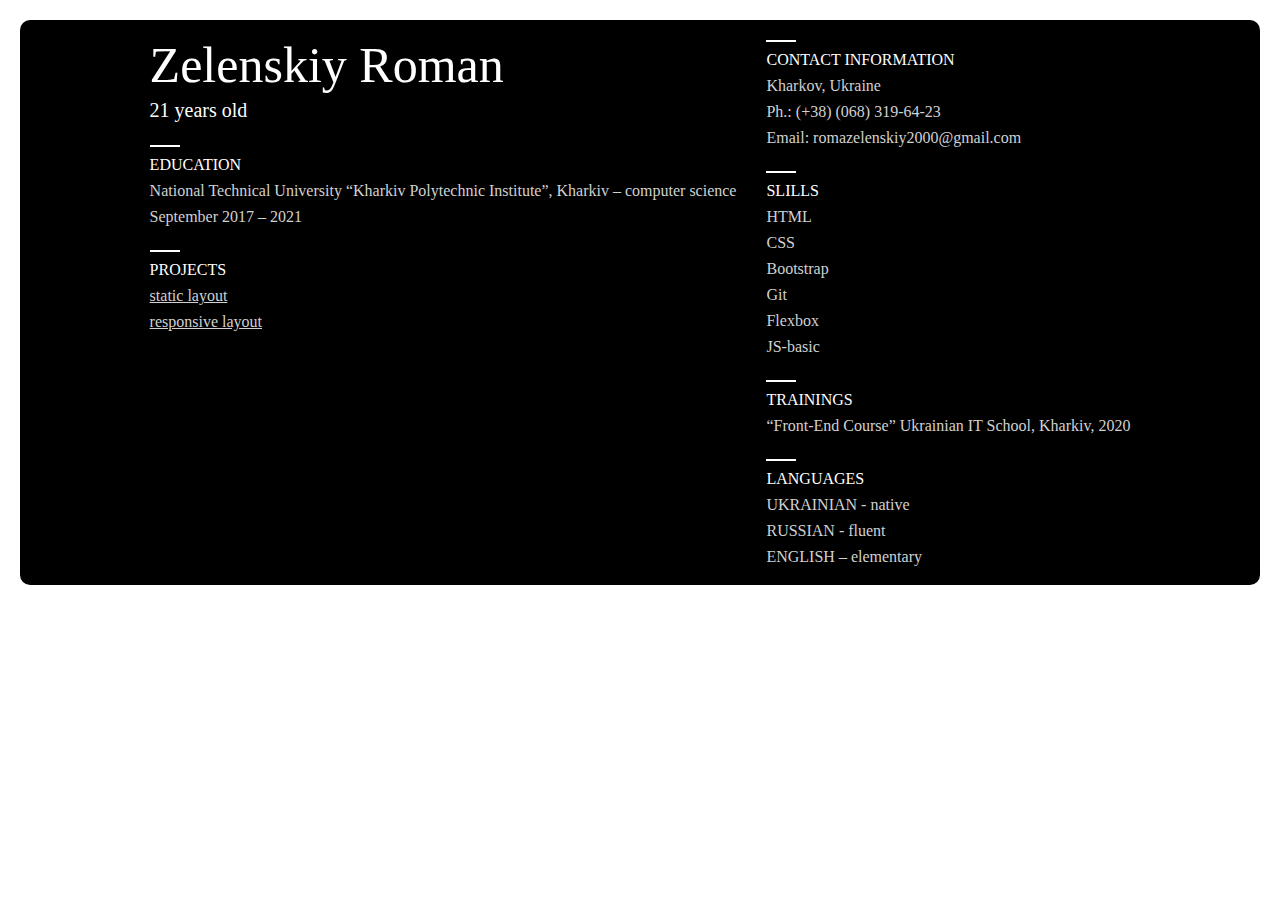
<file: index.html>
<!DOCTYPE html>
<html lang="en">
<head>
  <meta charset="UTF-8">
  <meta http-equiv="X-UA-Compatible" content="IE=edge">
  <meta name="viewport" content="width=device-width, initial-scale=1.0">
  <link rel="stylesheet" href="style.css">
  <title>Document</title>
</head>
<body>
  <div class="wrapper">
    <div class="box_left">
      <div class="name">
        <span>Zelenskiy Roman</span>
        <p>21 years old</p>
      </div>
      <div class="education">
        <h3>education</h3>
        <p>National Technical University “Kharkiv Polytechnic Institute”, Kharkiv – computer science</p>
        <p>September 2017 – 2021</p>
      </div>
      <div class="projects">
        <h3>projects </h3>
        <a href="layout/index.html">static layout</a>
        <a href="Leader_NRG_Ukraine/index.html">responsive layout</a>
      </div>
    </div>
    <div class="box_right">
      <div class="contact_information">
        <h3>contact information</h3>
        <p>Kharkov, Ukraine</p>
        <p>Ph.: (+38) (068) 319-64-23</p>
        <p>Email: romazelenskiy2000@gmail.com</p>
      </div>
      <div class="slills">
        <h3>slills</h3>
        <p>HTML</p>
        <p>CSS</p>
        <p>Bootstrap</p>
        <p>Git</p>
        <p>Flexbox</p>
        <p>JS-basic</p>
      </div>
      <div class="trainings">
        <h3>trainings</h3>
        <p>“Front-End Course” Ukrainian IT School, Kharkiv, 2020</p>
      </div>
      <div class="languages">
        <h3>languages</h3>
        <p>UKRAINIAN - native</p>
        <p>RUSSIAN - fluent</p>
        <p>ENGLISH – elementary</p>
      </div>
    </div>
  </div>
</body>
</html>
</file>
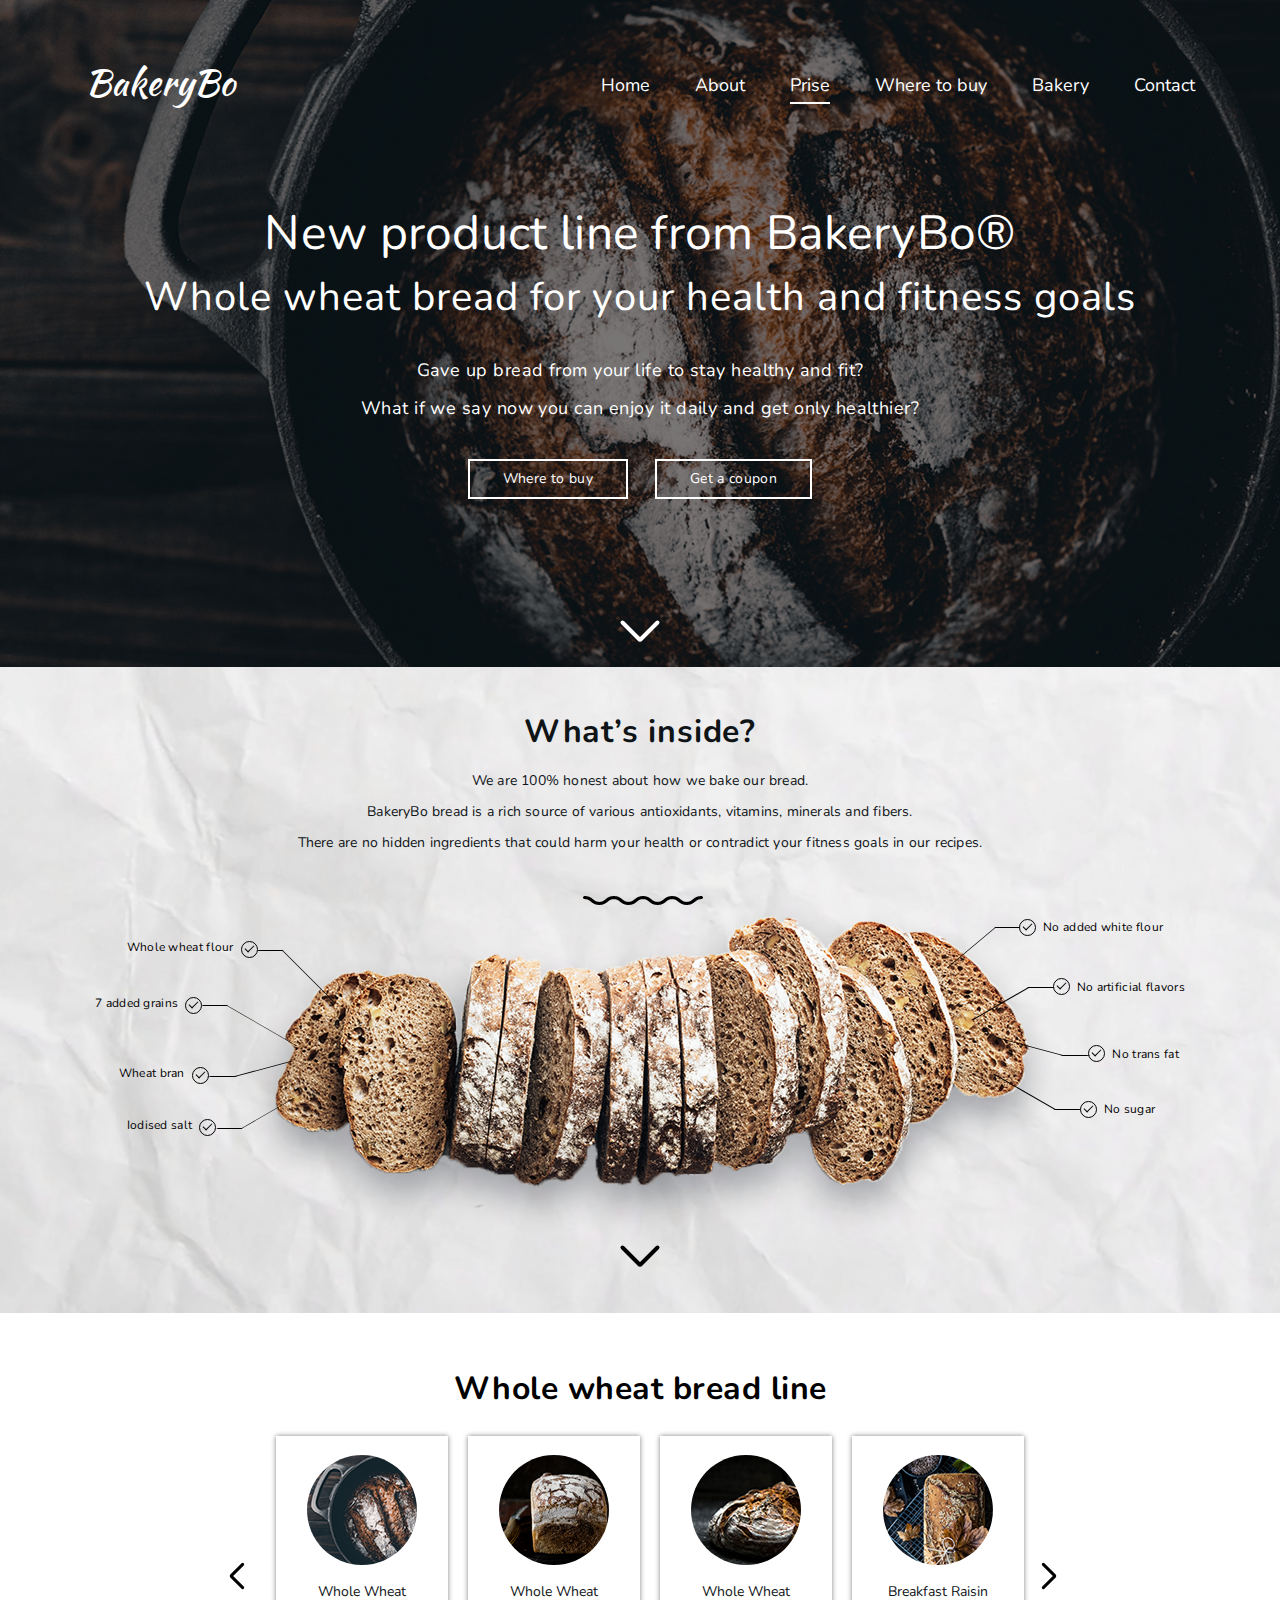
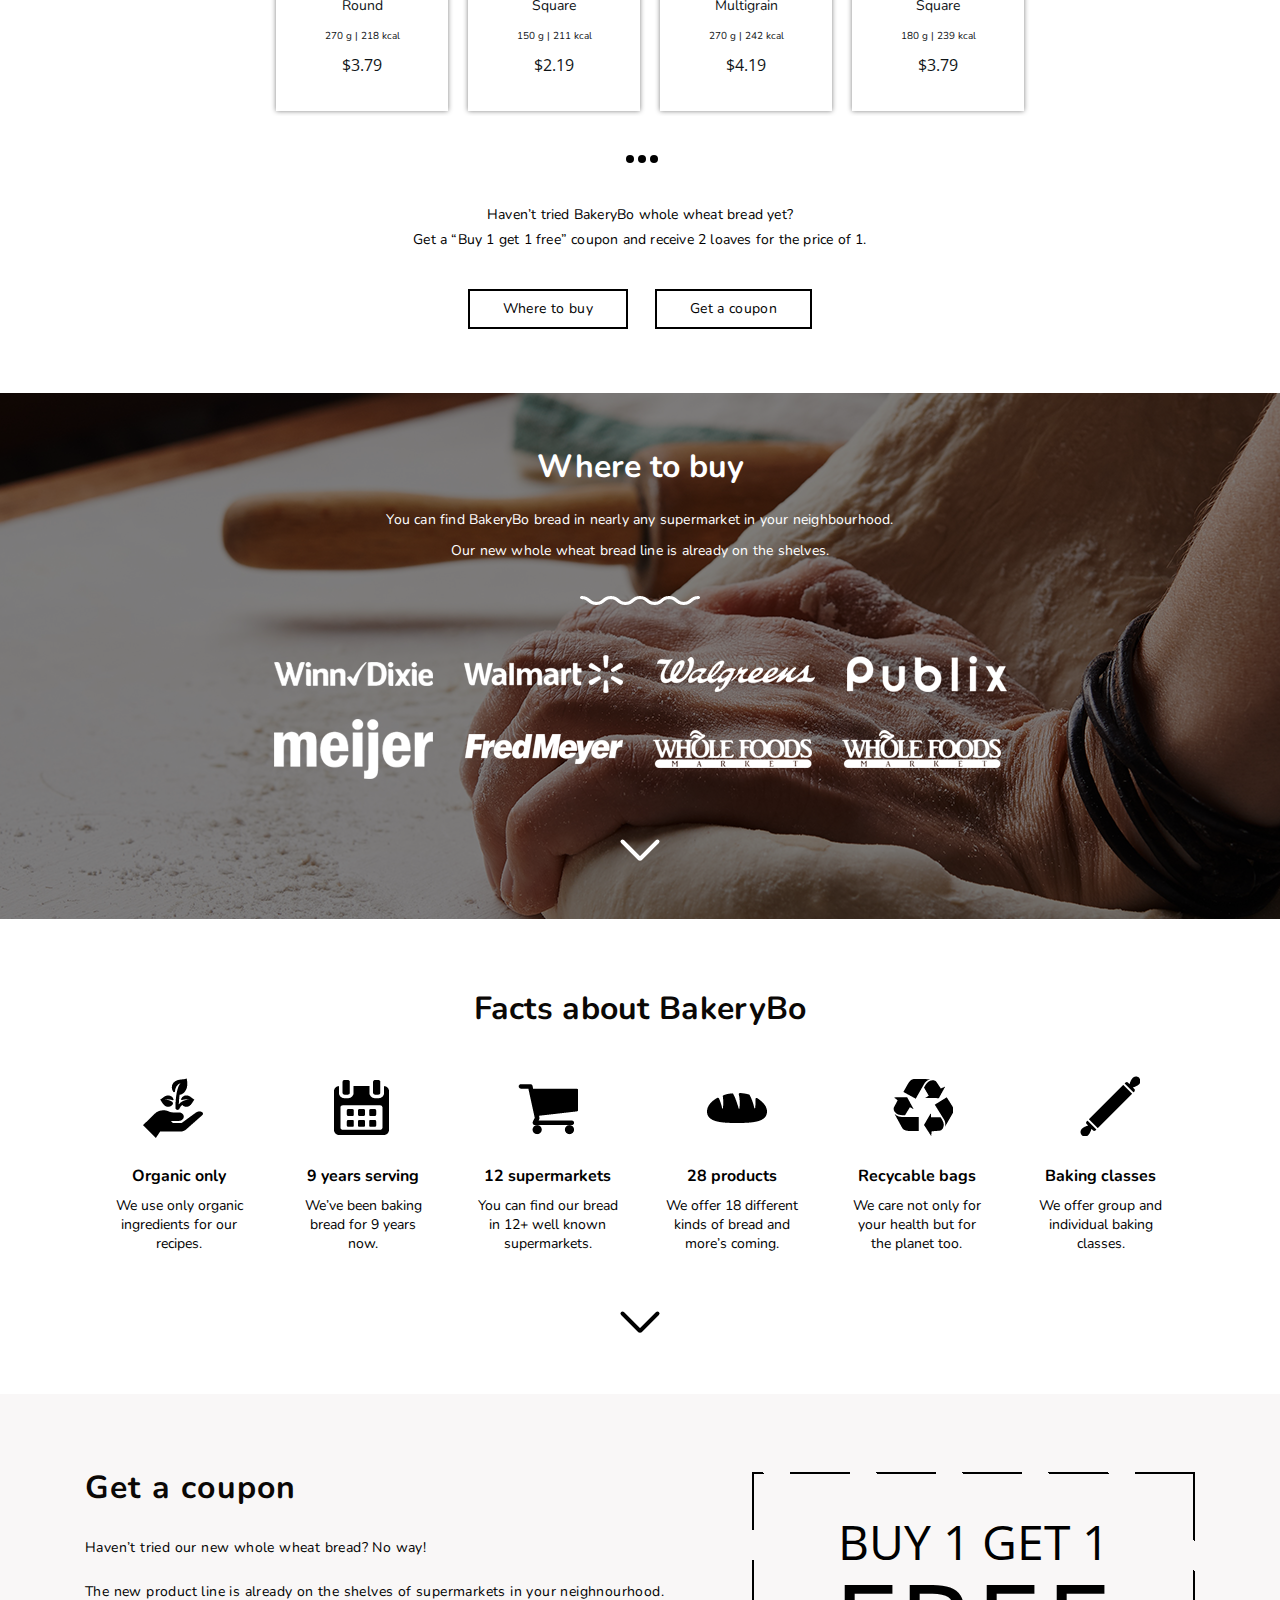
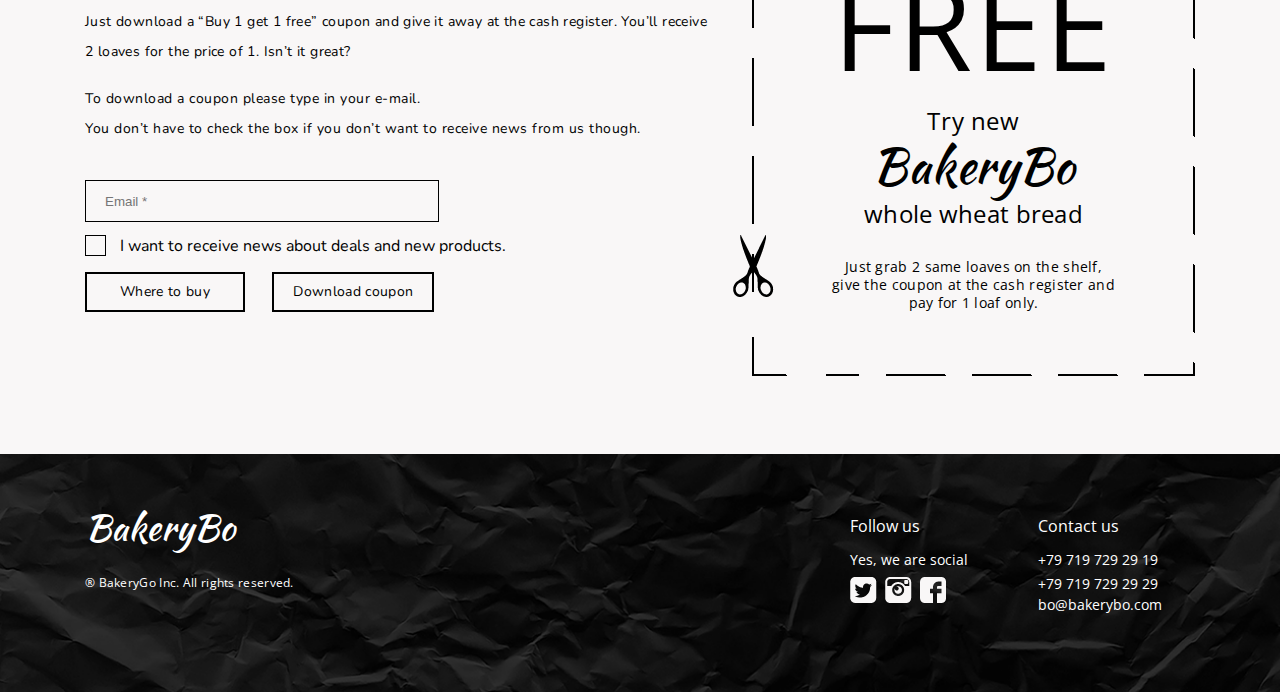
<file: layout/index.html>
<!DOCTYPE html>
<html lang="en">
<head>
    <link rel="stylesheet" href="style.css">
    <meta charset="UTF-8">
    <meta name="viewport" content="width=device-width", initial-scale=1.0>
    <title>Prices</title>
</head>
<body>
    <div class="main_content">
        <div class="contentbox">
            <header class="clearfix">
                <H1>BakeryBo</H1>
                <nav>
                    <ul class="main_menu">
                        <li><a href="#">Home</a></li>
                        <li><a href="#">About</a></li>
                        <li class="active"><a href="#">Prise</a></li>
                        <li><a href="#">Where to buy</a></li>
                        <li><a href="#">Bakery</a></li>
                        <li><a href="#">Contact</a></li>
                    </ul>
                </nav>
            </header>
            <div class="info_box">
                <h2>New product line from BakeryBo®</h2>
                <h2>Whole wheat bread for your health and fitness goals</h2>
                <p>Gave up bread from your life to stay healthy and fit?</p>
                <p>What if we say now you can enjoy it daily and get only healthier?</p>
            </div>   
            <ul class="menu_cupon">
                <li><a href="#">Where to buy</a></li>
                <li><a href="#">Get a coupon</a></li>
            </ul>
            <div class="linkto_insidebaguette">
                <a href="#link"></a>
            </div>
        </div>
    </div>
    <div class="wrap" id="link">   
        <div class="inside_baguette">
            <div>
                <h2>What’s inside?</h2>
                <p>We are 100% honest about how we bake our bread.</p>
                <p>BakeryBo bread is a rich source of various antioxidants, vitamins, minerals and fibers.</p>
                <p>There are no hidden ingredients that could harm your health or contradict your fitness goals in our recipes. </p>
            </div>
            <div class="baguette_composition">
                <img src="picture/Baget_Pic.png" alt="bread">
                <div class="line01"><p>Whole wheat flour</p>
                    <div></div>
                </div>
                <div class="line02"><p>7 added grains</p>
                    <div></div>
                </div>
                <div class="line03"><p>Iodised salt </p>
                    <div></div>
                </div>
                <div class="line04"><p>Wheat bran</p>
                    <div></div>
                </div>
                <div class="line05">
                    <div></div>
                    <p>No trans fat</p>
                </div>
                <div class="line06">
                    <div></div>
                    <p>No sugar</p>
                </div>
                <div class="line07">
                    <div></div>
                    <p>No artificial flavors</p>
                </div>
                <div class="line08">
                    <div></div>
                    <p>No added white flour</p>
                </div>
            </div>
            <div class="linkto_breadproduction">
                <a href="#link2"></a>
            </div>
        </div>
    </div>
    <div class="bread_production" id="link2">
        <h2>Whole wheat bread line</h2>
        <div class="slider">
            <ul class="prices_menu">
                <li><a href="#"></a>
                    <img src="picture/WholeWheatRound.png" alt="Whole Wheat Round">
                   <p> Whole Wheat</p>
                   <p>Round</p>
                   <p>270 g | 218 kcal</p>
                   <p>$3.79</p>
                </li>
                <li><a href="#"></a>
                    <img src="picture/WholeWheatSquare.png" alt="Whole Wheat Square">
                    <p> Whole Wheat</p>
                    <p>Square</p>
                    <p>150 g | 211 kcal</p>
                    <p>$2.19</p></li>
                <li><a href="#"></a>
                    <img src="picture/WholeWheatMultigrain.png" alt="Whole Wheat Multigrain">
                    <p>Whole Wheat</p>
                    <p>Multigrain</p>
                    <p>270 g | 242 kcal</p>
                    <p>$4.19</p></li>
                <li><a href="#"></a>
                    <img src="picture/BreakfastRaisinSquare.png" alt="Breakfast Raisin Square">
                    <p>Breakfast Raisin</p>
                    <p>Square</p>
                    <p>180 g | 239 kcal</p>
                    <p>$3.79</p></li>
            </ul>
                <a class="slider_arrow_l" href="#"></a>
                <a class="slider_arrow_r" href="#"></a>
        </div>
        <ul class="switcher">
            <li><a href="#"></a></li>
            <li><a href="#"></a></li>
            <li><a href="#"></a></li>
        </ul>
        <div class="text_sale">
            <p>Haven’t tried BakeryBo whole wheat bread yet?</p>
            <p>Get a “Buy 1 get 1 free” coupon and receive 2 loaves for the price of 1.</p>
        </div>
        <ul class="menu_cupon">
            <li><a href="#">Where to buy</a></li>
            <li><a href="#">Get a coupon</a></li>
        </ul>
    </div>
    <div class="section">
        <div class="buy_bread">
            <div class="section_text">
             <h2>Where to buy</h2>
                <p>You can find BakeryBo bread in nearly any supermarket in your neighbourhood.</p>
                <p>Our new whole wheat bread line is already on the shelves.</p>
            </div>
            <ul class="list_shop">
                <li><a href="#"></a></li>
                <li><a href="#"></a></li>
                <li><a href="#"></a></li>
                <li><a href="#"></a></li>
                <li><a href="#"></a></li>
                <li><a href="#"></a></li>
                <li><a href="#"></a></li>
                <li><a href="#"></a></li>
            </ul>
            <div class="linktofact">
                <a href="#1"></a>
            </div>
        </div>
    </div>
    <div class="wrap_to_fact" id="1">
        <h2>Facts about BakeryBo</h2>
        <ul class="list_facts">
            <li>
                <h3>Organic only</h3>
                <p>We use only organic</p>
                <p>ingredients for our</p> 
                <p> recipes.</p>
            </li>
            <li>
                <h3>9 years serving</h3>
                <p>We’ve been baking</p>
                    <p> bread for 9 years </p> 
                    <p> now.</p>
            </li>
            <li>
                <h3>12 supermarkets</h3>
                <p>You can find our bread </p> 
                   <p> in 12+ well known</p>
                   <p>  supermarkets.</p>
            </li>
            <li>
                <h3>28 products</h3>
                <p>We offer 18 different</p>
                   <p> kinds of bread and</p>
                   <p>  more’s coming.</p>
            </li>
            <li>
                <h3>Recycable bags</h3>
                <p>We care not only for</p> 
                   <p> your health but for </p> 
                   <p> the planet too.</p>
            </li>
            <li>
                <h3>Baking classes</h3>
                <p>We offer group and</p>
                   <p> individual baking </p> 
                  <p>  classes.</p>
            </li>
        </ul>
        <div class="linktofooter">
            <a href="#2"></a>
        </div>
    </div>
    <div class="last_section" id="2">
        <div class="wrap_content">
            <div class="lastsection_content">
                <h2>Get a coupon</h2>
                <p>Haven’t tried our new whole wheat bread? No way!</p>
                <p>The new product line is already on the shelves of supermarkets in your neighnourhood. </p>
                <p>Just download a “Buy 1 get 1 free” coupon and give it away at the cash register. You’ll receive</p>
                <p>2 loaves for the price of 1. Isn’t it great?</p>
                <p>To download a coupon please type in your e-mail.</p>
                <p>You don’t have to check the box if you don’t want to receive news from us though.</p>
                <form class="checkbox_email" action="#">
                <p>
                <input type="email" placeholder="Email *">
                </p>
                <p  class="subscribe">
                <input id="somecheck" type="checkbox">
                <label for="somecheck">
                I want to receive news about deals and new products.
                </label>
                </p>
                </form>
                <ul class="menu_cupon">
                    <li><a href="#">Where to buy</a></li>
                    <li><a href="#">Download coupon</a></li>
                </ul>
            </div>
            <div class="lastsection_coupon">
                <p>buy 1 get 1</p>
                <p>free</p>
                <p>Try new</p>
                <p>BakeryBo</p>
                <p>whole wheat bread</p>
                <p>Just grab 2 same loaves on the shelf, give the coupon at the cash register and pay for 1 loaf only.</p>
            </div>
        </div>
    </div>
    <footer>
        <div>
            <div class="title_footer">
            <h1>BakeryBo</h1>
            <p>® BakeryGo Inc. All rights reserved.</p>
            </div>
            <div class="info_footer">
                <div class="follow">
                    <h4>Follow us</h4>
                    <p>Yes, we are social</p>
                    <ul class="socmenu">
                        <li class="twitter"><a href="#"></a></li>
                        <li class="instagram"><a href="#"></a></li>
                        <li class="facebook"><a href="#"></a></li>
                    </ul>
                </div>
                <div>
                    <h4>Contact us</h4>
                    <p><a href="#">+79 719 729 29 19</a></p>
                    <p><a href="#">+79 719 729 29 29</a></p>
                    <p><a href="#">bo@bakerybo.com</a></p>
                </div>
            </div>
        </div>
    </footer>
</body>
</html>
</file>
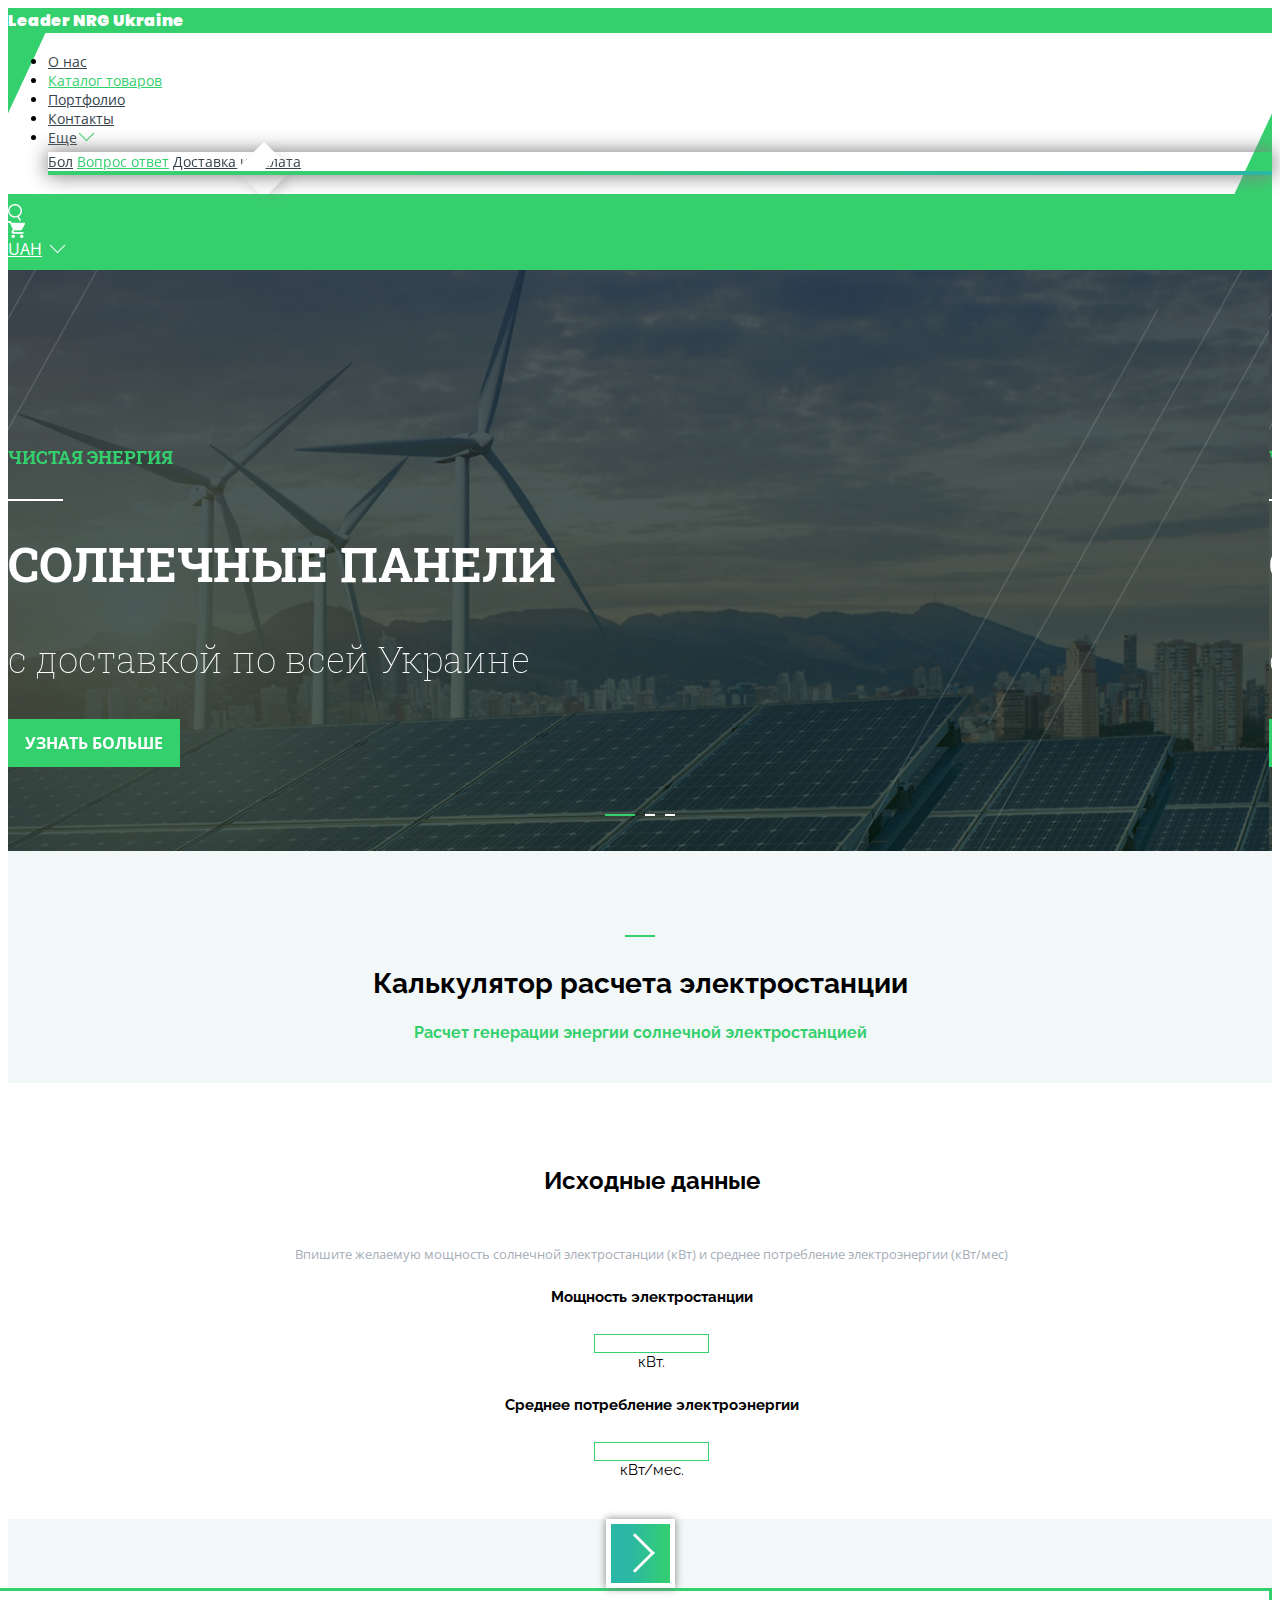
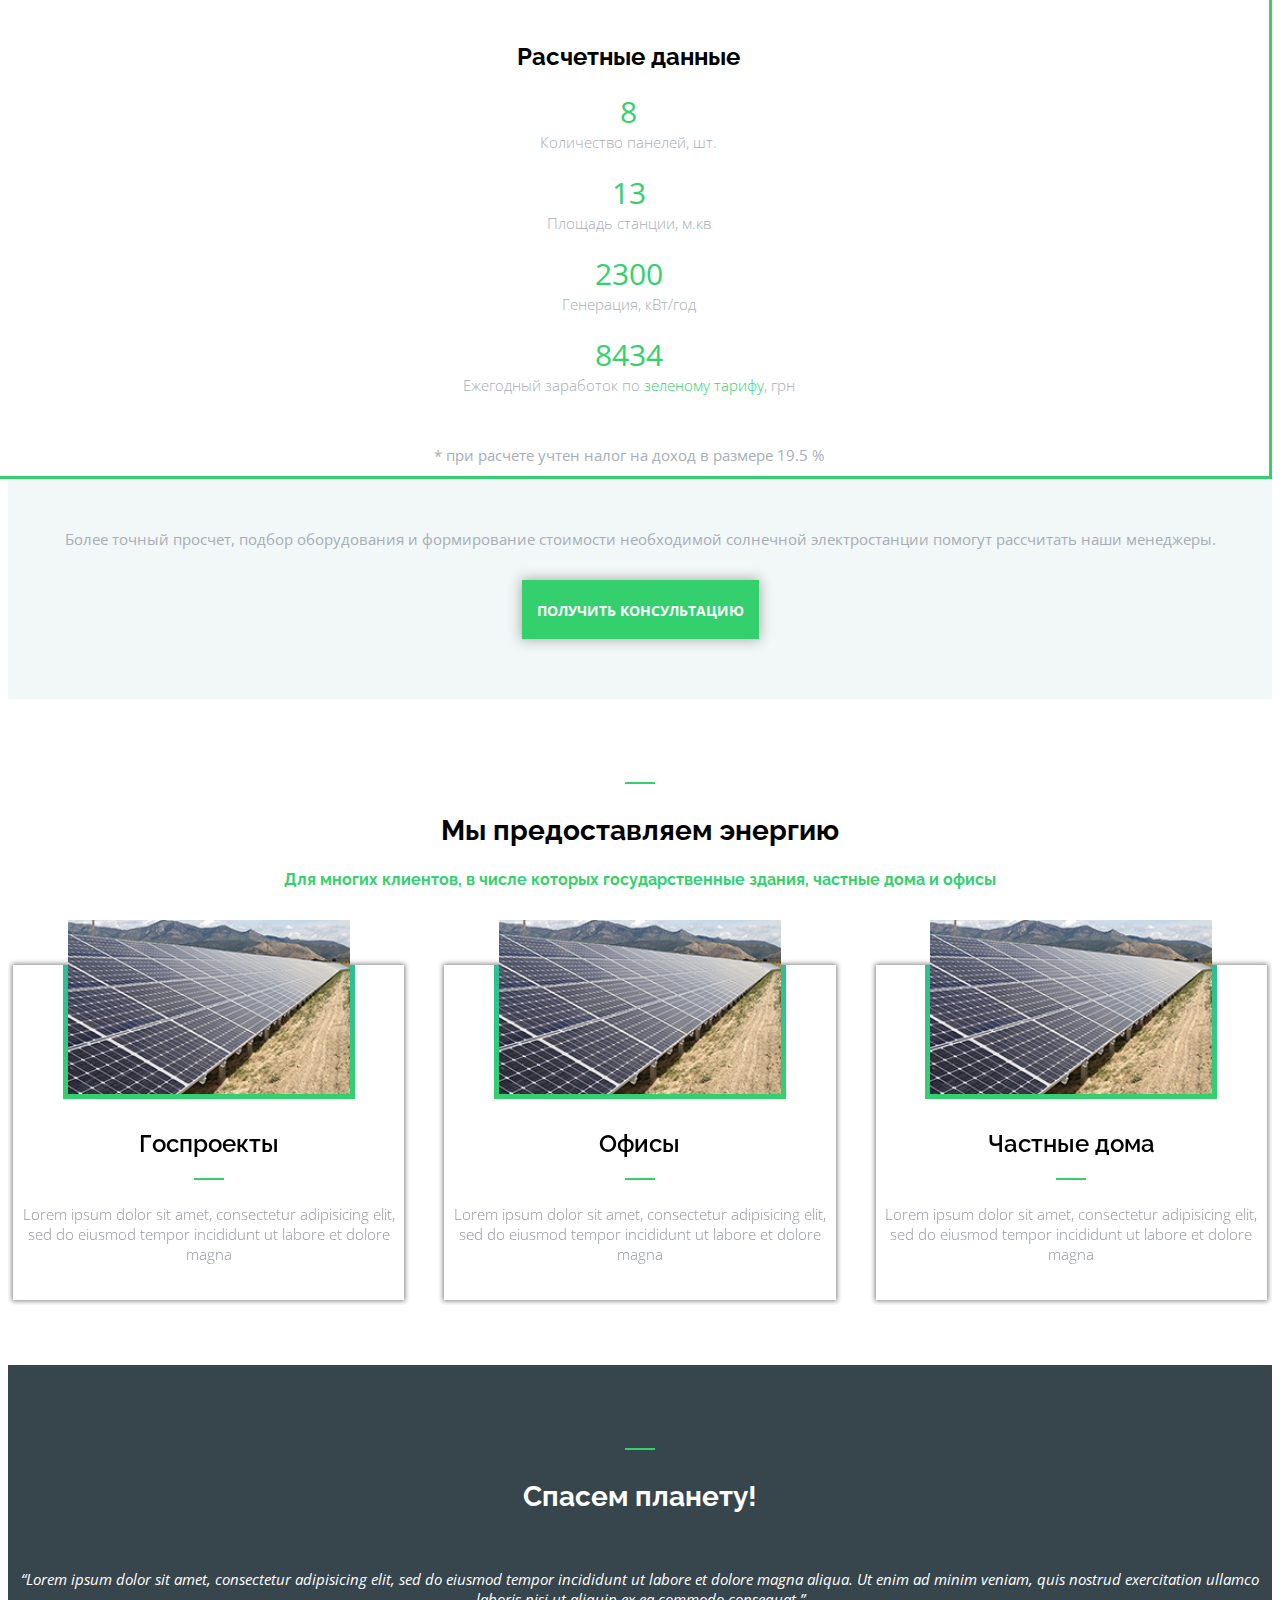
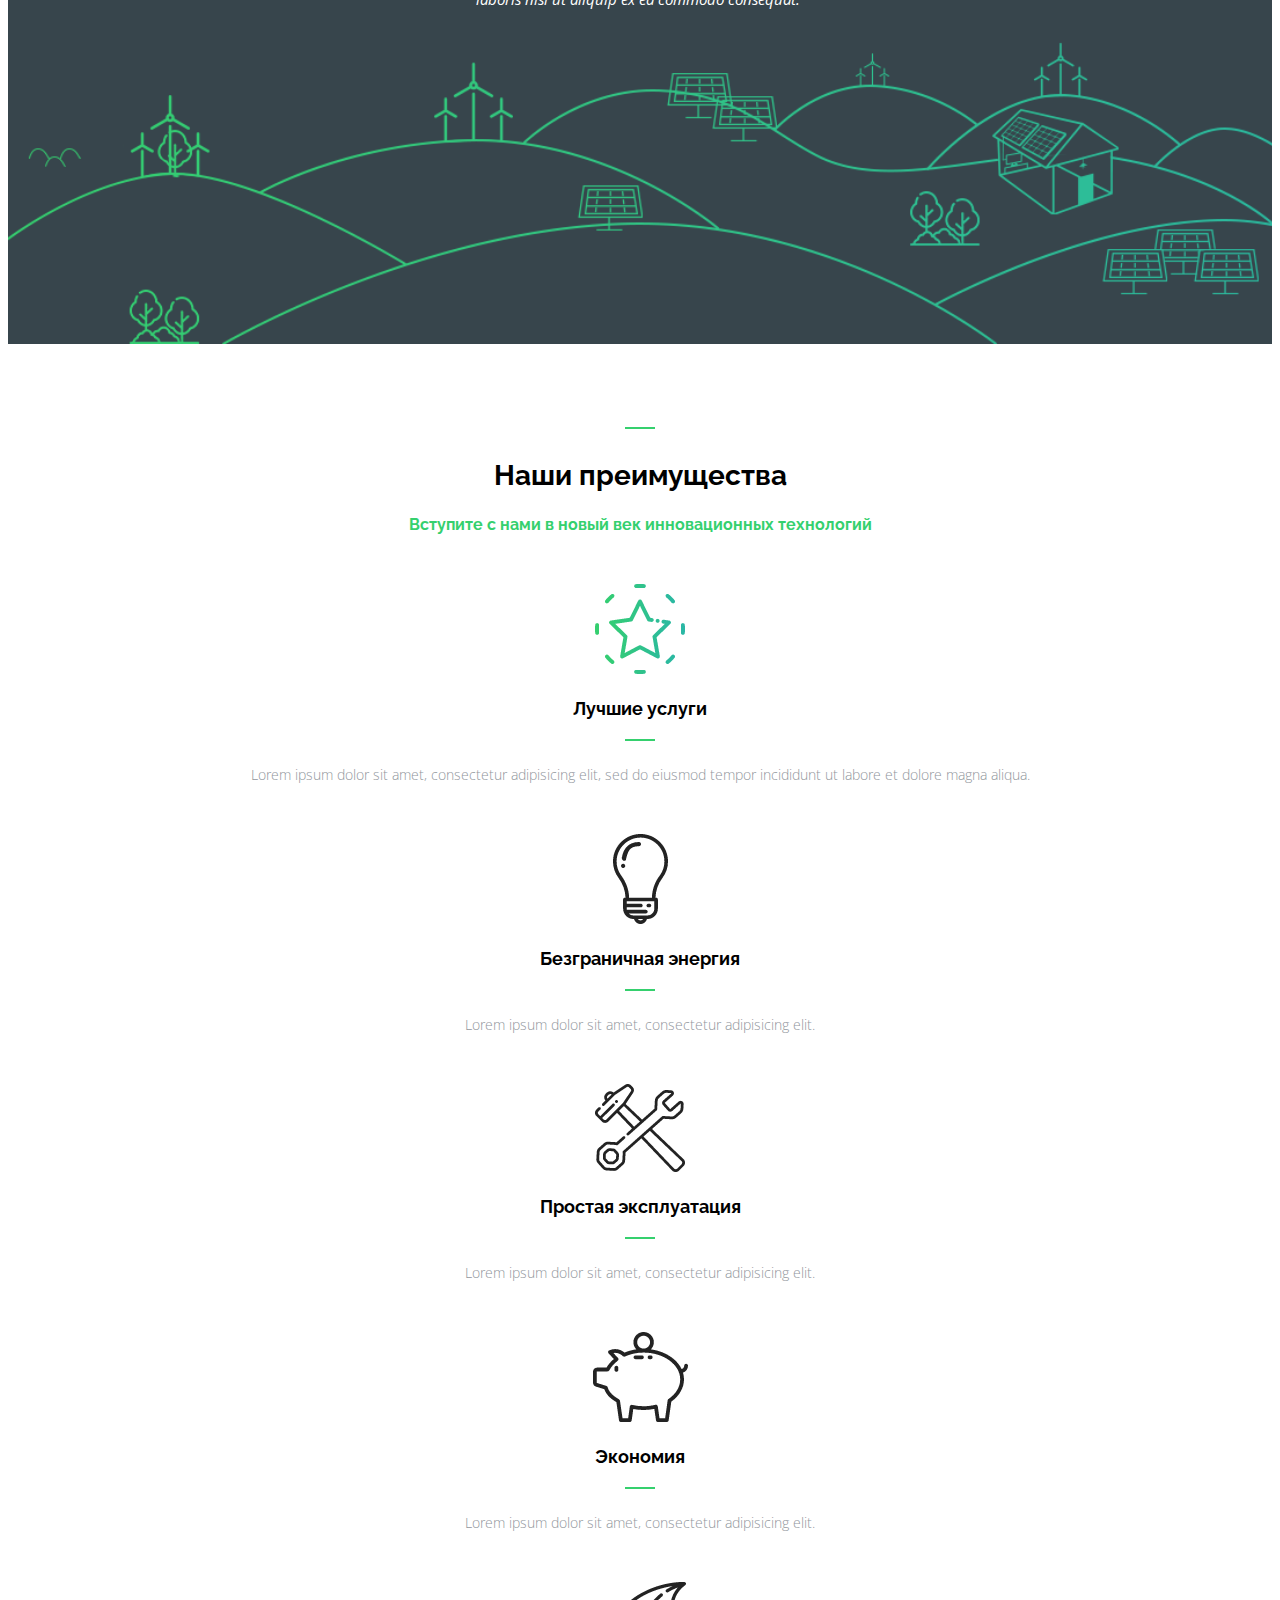
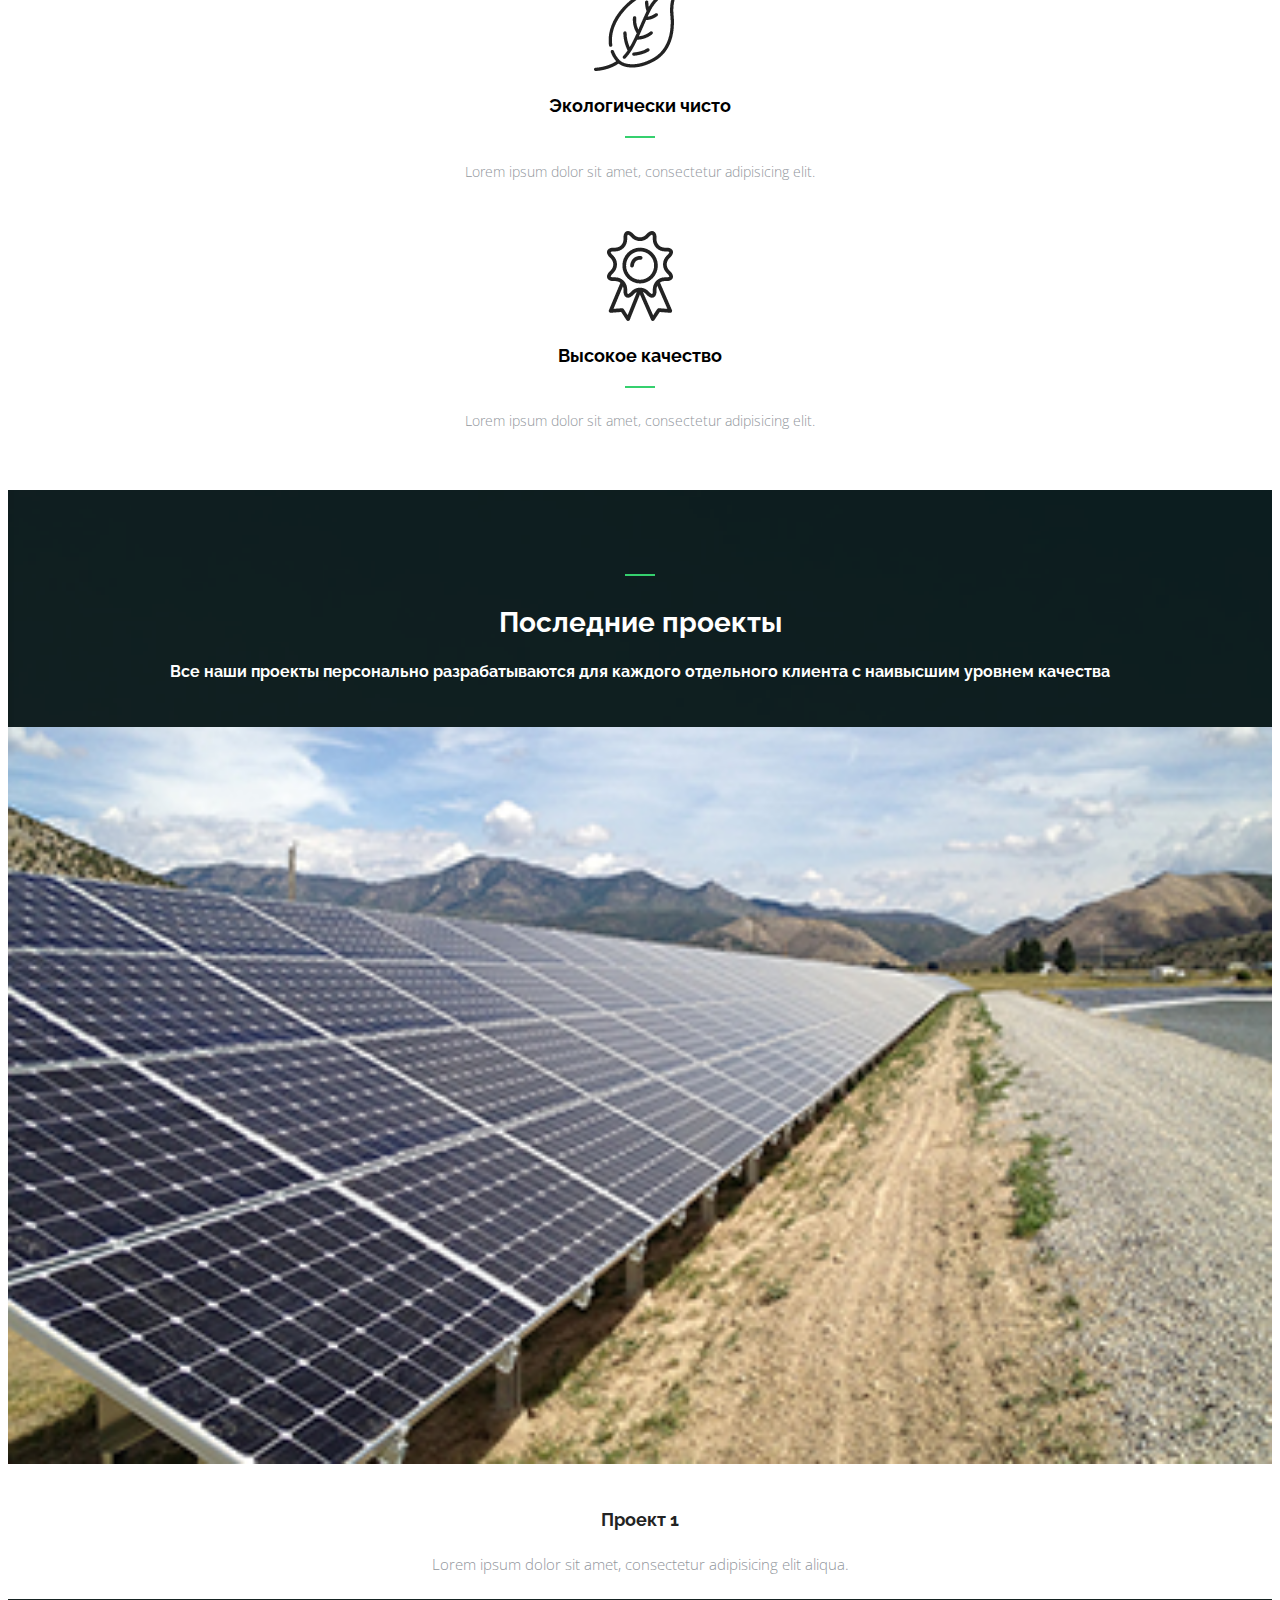
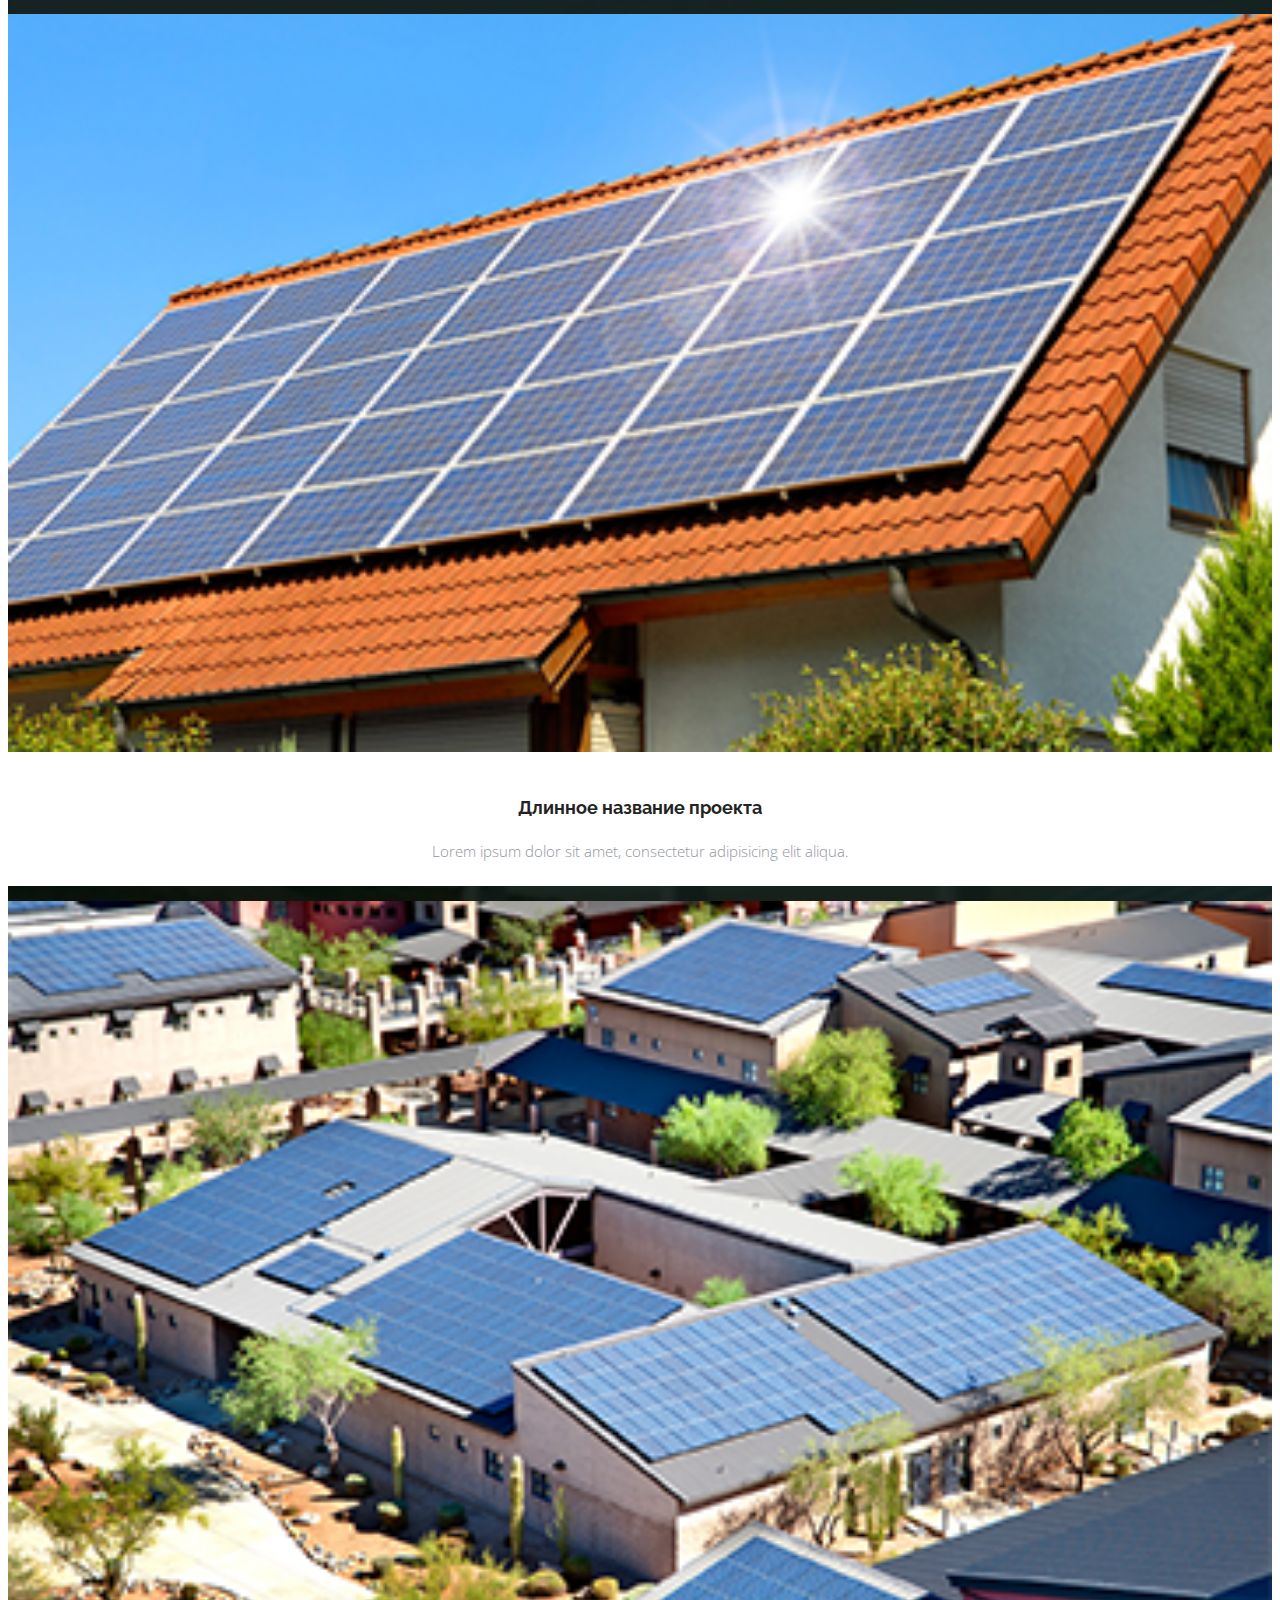
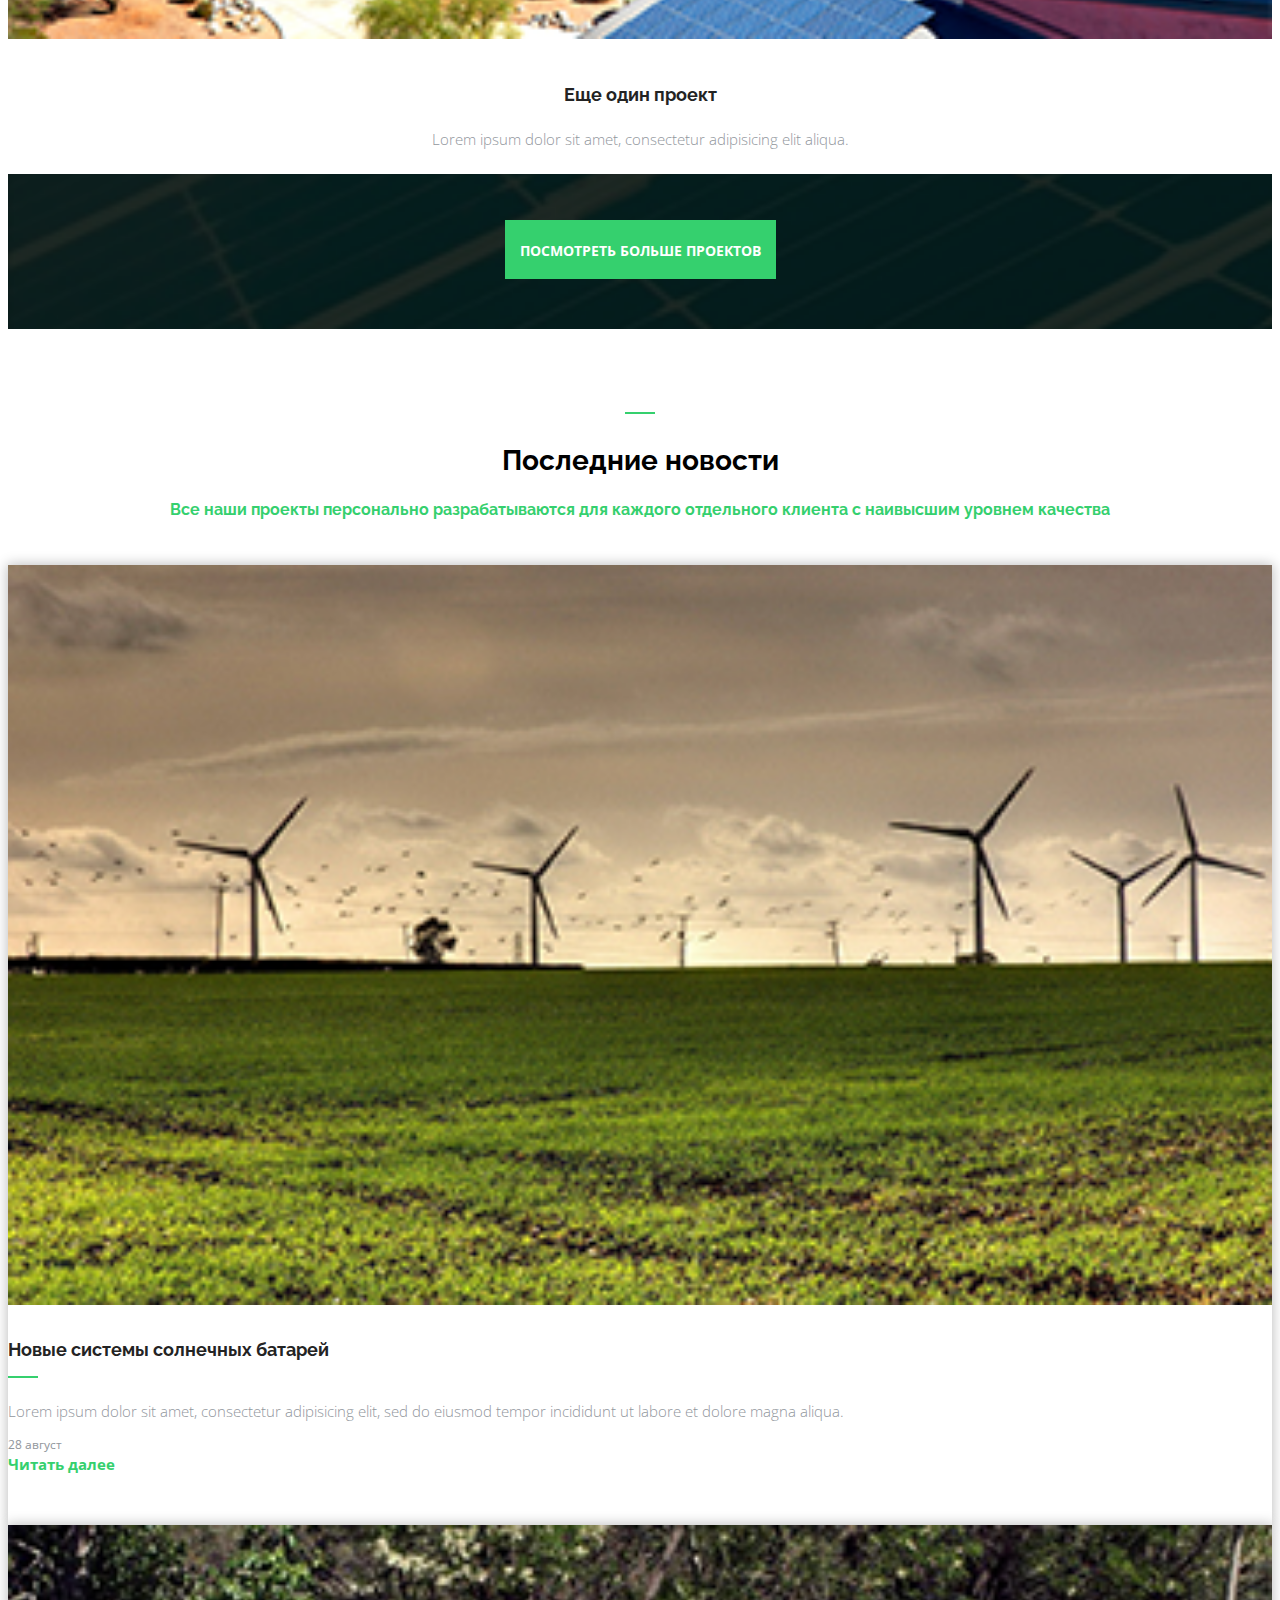
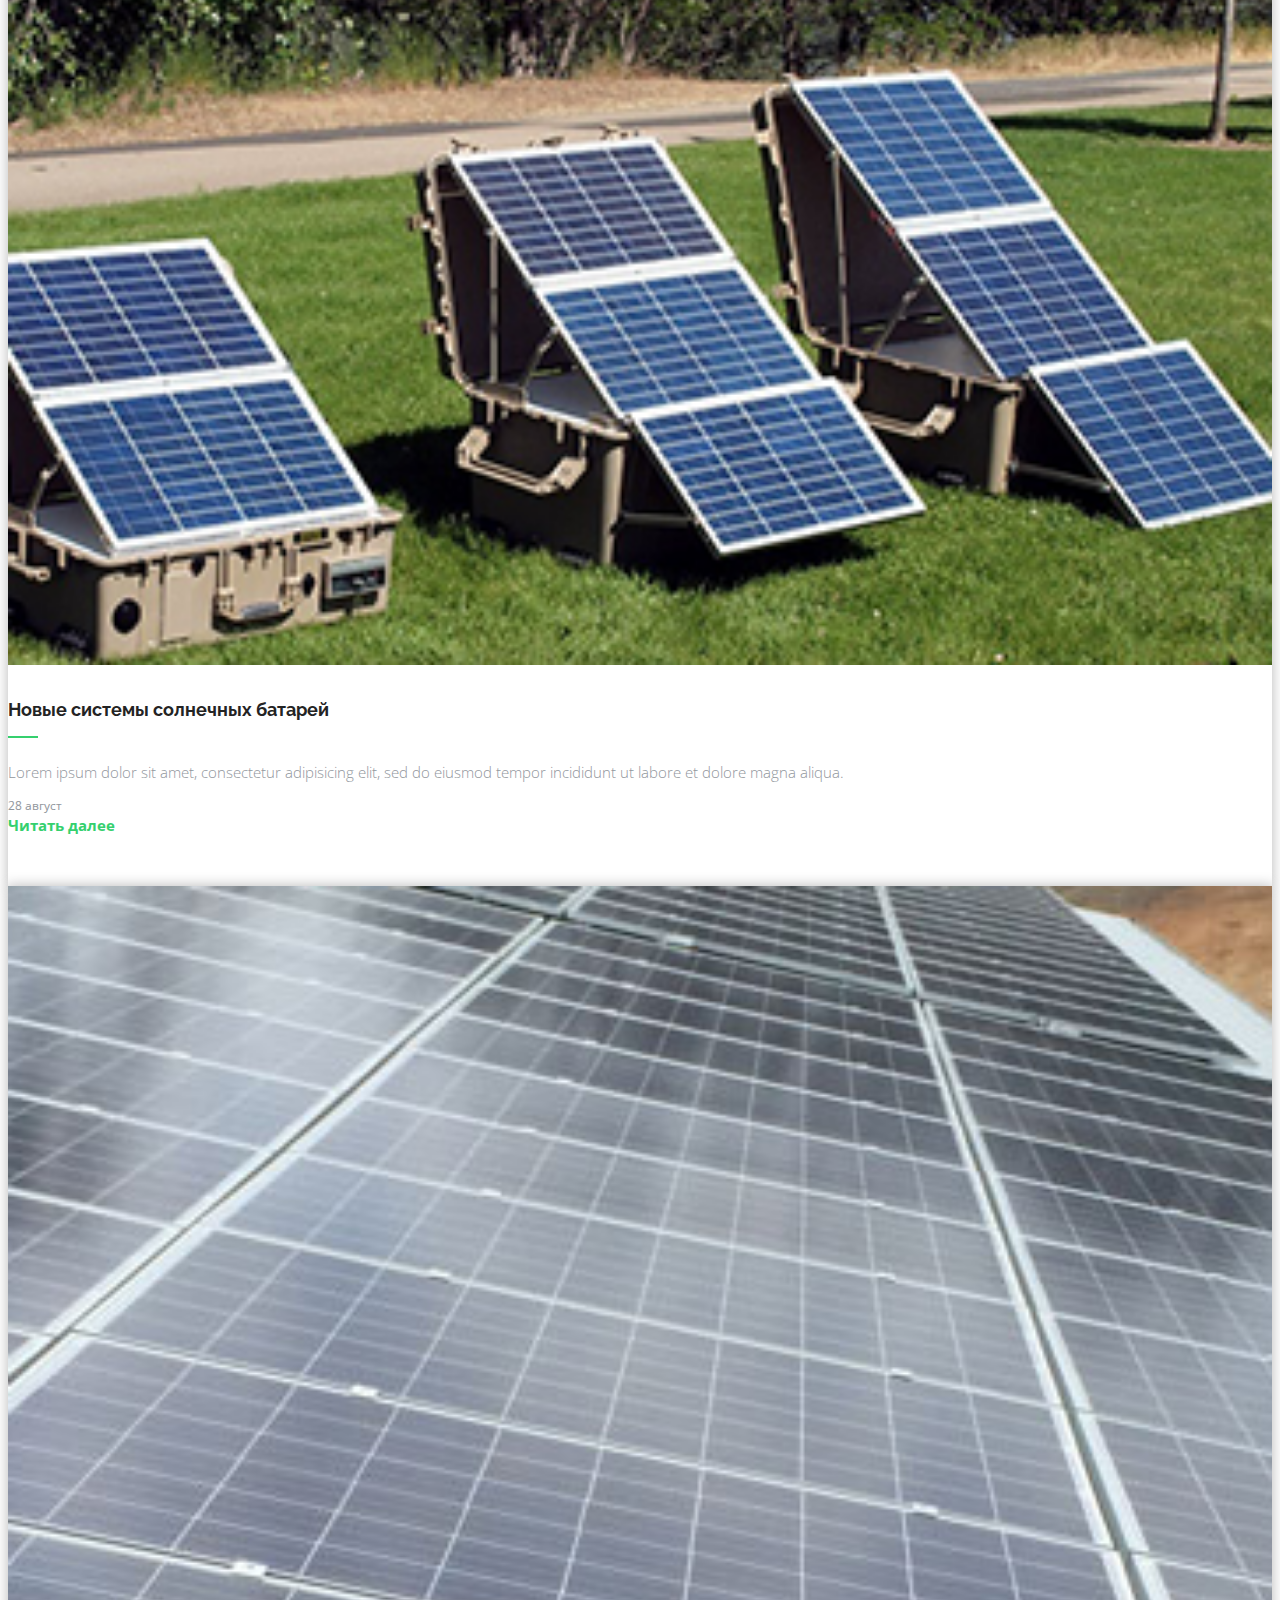
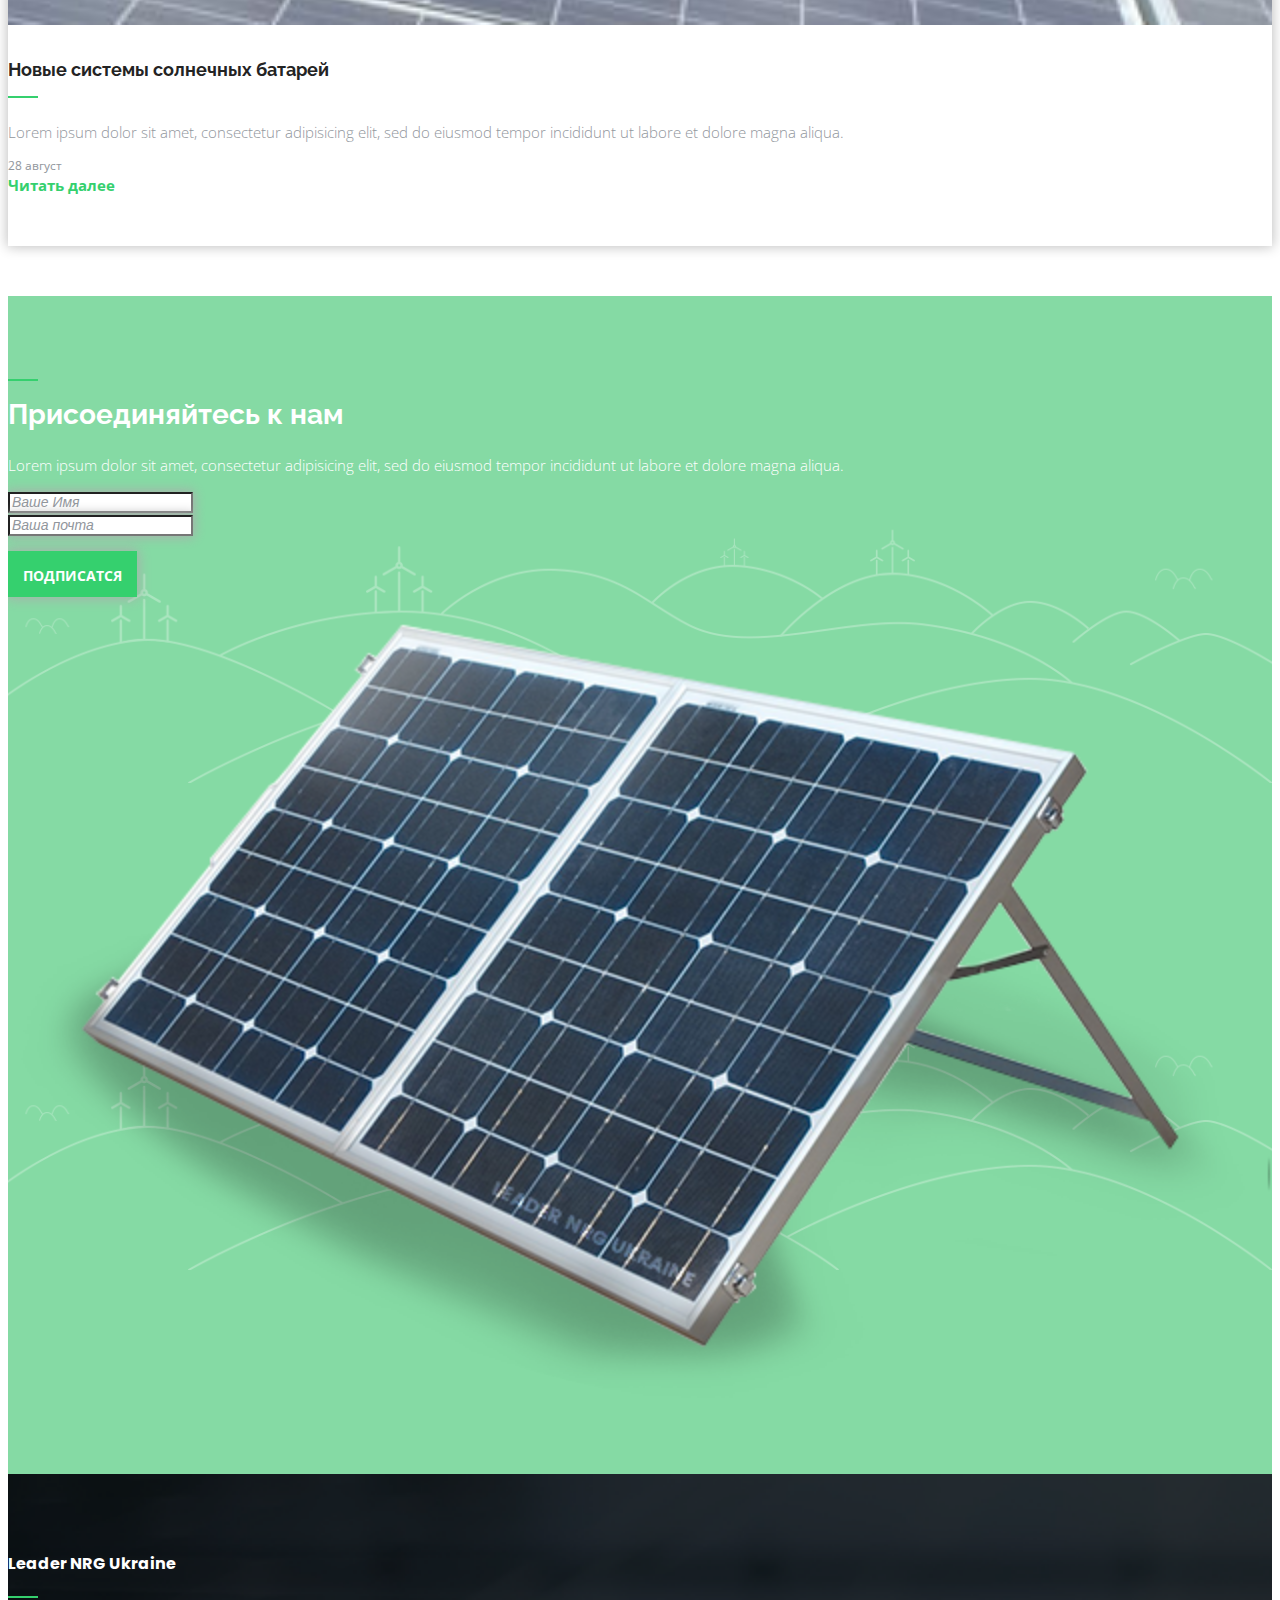
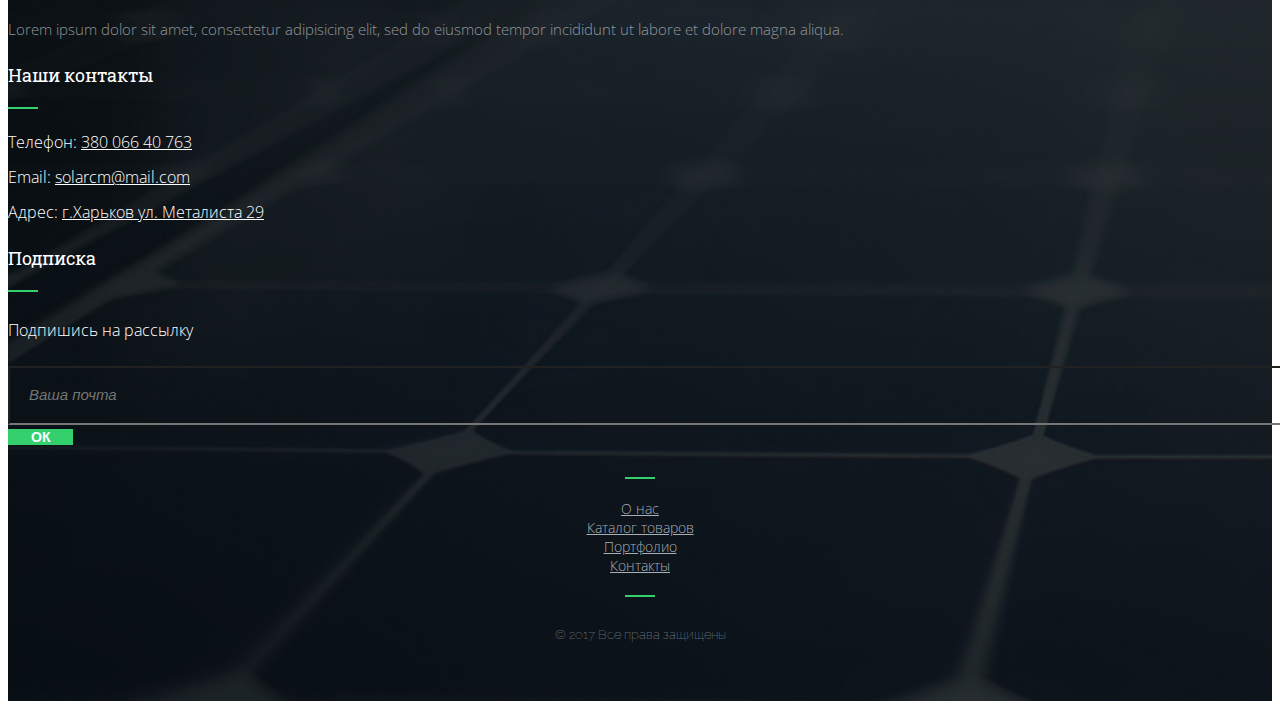
<file: Leader_NRG_Ukraine/index.html>
<!DOCTYPE html>
<html lang="zxx">
<head>
    <meta charset="UTF-8">
    <meta name="viewport" content="width=device-width, initial-scale=1.0">
    <title>Document</title>
    <link rel="stylesheet" href="https://cdn.jsdelivr.net/npm/bootstrap@4.5.3/dist/css/bootstrap.min.css" integrity="sha384-TX8t27EcRE3e/ihU7zmQxVncDAy5uIKz4rEkgIXeMed4M0jlfIDPvg6uqKI2xXr2" crossorigin="anonymous">
    <script src="https://ajax.googleapis.com/ajax/libs/jquery/3.5.1/jquery.min.js"></script>
    <script src="owl.carousel.min.js"></script>
    <script src="https://cdn.jsdelivr.net/npm/bootstrap@4.5.3/dist/js/bootstrap.min.js" integrity="sha384-w1Q4orYjBQndcko6MimVbzY0tgp4pWB4lZ7lr30WKz0vr/aWKhXdBNmNb5D92v7s" crossorigin="anonymous"></script>
    <link rel="stylesheet" href="css/owl.carousel.min.css">
    <link rel="stylesheet" href="css/style.css">
</head>
<body>
  <div class="container-fluid p-0">
    <div class="wrapper">
    <header class="container">
      <nav class="navbar my_navbar  navbar-expand-lg navbar-light">
        <h1 class="initialism col-9 col-lg-3 col-xl-3">Leader NRG Ukraine</h1>
        <div class="button text-center col-3 col-lg-6 col-xl-6">
          <button class="navbar-toggler buttonmenu_navbartoggler" type="button" data-toggle="collapse" data-target="#navbarSupportedContent" aria-controls="navbarSupportedContent" aria-expanded="false" aria-label="Toggle navigation">
            <span class="navbar-toggler-icon"></span>
          </button>
        </div>
        <div class="collapse navbar-collapse main_menu" id="navbarSupportedContent">
          <ul class="navbar-nav m-auto">
            <li>
              <a class="nav-link" href="#">О нас</a>
            </li>
            <li>
              <a class="nav-link active" href="#">Каталог товаров</a>
            </li>
            <li>
              <a class="nav-link" href="#">Портфолио</a>
            </li>
            <li>
              <a class="nav-link" href="#">Контакты</a>
            </li>
            <li class="dropdown">
              <a class="nav-link dropdown-toggle dropdowntoggle_yet" href="#" id="navbarDropdown" role="button" data-toggle="dropdown" aria-haspopup="true" aria-expanded="false">Еще</a>
              <div class="dropdownmenu_yet dropdown-menu" aria-labelledby="navbarDropdown">
                <a class="dropdown-item" href="#">Бол</a>
                <a class="dropdown-item active" href="#">Вопрос ответ</a>
                <a class="dropdown-item" href="#">Доставка и оплата</a>
              </div>
            </li>
          </ul> 
        </div>
        <div class="row align-items-center justify-content-end col-12 col-lg-3 col-xl-3 additional_panels">
          <div class=" col-4 col-lg-3 col-xl-3 ">
            <a href="#" class="search m-auto"></a>
          </div>
          <div class=" col-4 col-lg-3 col-xl-3">
            <a href="#" class="basket m-auto"></a>
          </div>
          <div class=" row col-4 col-lg-3 col-xl-3 currency_wrap align-items-center justify-content-center">
            <a href="#" class="currency">uah</a>
          </div>
        </div>
      </nav> 
    </header>
    </div>
    <div class="slider">
      <div class="owl-carousel owl-theme carousel_baner">
        <div class="item">
        <img src="picture/erererf.png" alt="solar_panels">
        <div class="content_slider container">
          <h2 class="white_line">Чистая Энергия</h2>
          <h2>СОЛНЕЧНЫЕ ПАНЕЛИ</h2>
          <p>с доставкой по всей Украине</p>
          <a class="learn_more" href="#">Узнать больше</a>
        </div>
        </div>
        <div class="item">
        <img src="picture/erererf.png" alt="solar_panels">
        <div class="content_slider container">
          <h2 class="white_line">Чистая Энергия</h2>
          <h2>СОЛНЕЧНЫЕ ПАНЕЛИ</h2>
          <p>с доставкой по всей Украине</p>
          <a class="learn_more" href="#">Узнать больше</a>
        </div>
        </div>
        <div class="item">
        <img src="picture/erererf.png" alt="solar_panels">
        <div class="content_slider container">
          <h2 class="white_line">Чистая Энергия</h2>
          <h2>СОЛНЕЧНЫЕ ПАНЕЛИ</h2>
          <p>с доставкой по всей Украине</p>
          <a class="learn_more" href="#">Узнать больше</a>
        </div>
        </div>
      </div>
    </div>
  </div>
  <section class="container-fluid wrap_calculator">
    <div class="container">
      <h2>Калькулятор расчета электростанции</h2>
      <h3>Расчет генерации энергии солнечной электростанцией</h3>
      <div class="calculator row justify-content-center">
        <div class="initial_data col-12 col-md">
          <h4 class="text-center">Исходные данные</h4>
          <p class="text-center">Впишите желаемую мощность солнечной электростанции (кВт) и среднее потребление электроэнергии (кВт/мес)</p>
          <div class="row align-items-center">
            <h5 class="col-6">Мощность электростанции</h5>
            <div class="col-3">
              <form action="#">
                <input type="number" class="form-control">
              </form>
              </div>
              <p>кВт.</p>
          </div>
          <div class="row align-items-center">
            <h5 class="col-6">Среднее потребление электроэнергии</h5>
              <div class="col-3">
              <form action="#">
                <input type="number" class="form-control">
              </form>
              </div>
              <p>кВт/мес.</p>
          </div>
        </div>
        <button></button>
        <div class="calculated_data col-12 col-md">
          <h4 class="text-center">Расчетные данные</h4>
            <div class="row align-items-start text-center">
              <div class="col-6">
                <p class="green_color">8</p>
                <p>Количество панелей, шт.</p>
              </div>
              <div class="col-6">
                <p class="green_color">13</p>
                <p>Площадь станции, м.кв</p>
              </div>
              <div class="col-6">
                <p class="green_color">2300</p>
                <p>Генерация, кВт/год</p>
              </div>
              <div class="col-6">
                <p class="green_color">8434</p>
                <p>Ежегодный заработок 
                  по <span>зеленому тарифу</span>, грн</p>
              </div>
            </div>
            <p>* при расчете учтен налог на доход в размере 19.5 %</p>
        </div>
      </div>
      <p class=" col-12 col-md-10 col-lg-8 col-xl-6">Более точный просчет, подбор оборудования и формирование стоимости необходимой солнечной электростанции помогут рассчитать наши менеджеры.</p>
    <a href="#" class="get_consultation">получить консультацию</a>
    </div>
  </section>
  <section class="container provide_energy">
    <h2>Мы предоставляем энергию</h2>
    <h3>Для многих клиентов, в числе которых государственные здания, частные дома и офисы</h3>
    <div class="owl-carousel owl-theme provideenergy_carousel">
      <div class="item state_projectsv">
      <img src="picture/Lava-Solar-Panels.png" alt="solar_panels">
      <h3>Госпроекты</h3>
      <p class="col-11">Lorem ipsum dolor sit amet, consectetur adipisicing elit, sed do eiusmod tempor incididunt ut labore et dolore magna</p>
      </div>
      <div class="item office">
      <img src="picture/Lava-Solar-Panels.png" alt="solar_panels">
      <h3>Офисы</h3>
      <p class="col-11">Lorem ipsum dolor sit amet, consectetur adipisicing elit, sed do eiusmod tempor incididunt ut labore et dolore magna</p>
      </div>
      <div class="item private_houses">
      <img src="picture/Lava-Solar-Panels.png" alt="solar_panels">
      <h3>Частные дома</h3>
      <p class="col-11">Lorem ipsum dolor sit amet, consectetur adipisicing elit, sed do eiusmod tempor incididunt ut labore et dolore magna</p>
      </div>
    </div>
  </section>
  <section class="save_planet">
    <div class="container">
      <h2>Спасем планету!</h2>
      <p class="col-12 col-md-10 col-lg-8 col-xl-6">“Lorem ipsum dolor sit amet, consectetur adipisicing elit, sed do eiusmod tempor incididunt ut labore et dolore magna aliqua. Ut enim ad minim veniam, quis nostrud exercitation ullamco laboris nisi ut aliquip ex ea commodo consequat.”</p>
    </div>
  </section>
  <section class="our_advantages">
    <div class="container">
      <h2>Наши преимущества</h2>
      <h3>Вступите с нами в новый век инновационных технологий</h3>
      <div class="row">
        <div class="col-6 col-md-4">
          <h4>Лучшие услуги</h4>
          <p class="col-10">Lorem ipsum dolor sit amet, consectetur adipisicing elit, sed do eiusmod tempor incididunt ut labore et dolore magna aliqua. </p>
        </div>
        <div class="col-6 col-md-4">
          <h4>Безграничная энергия</h4>
          <p class="col-10">Lorem ipsum dolor sit amet, consectetur adipisicing elit.</p>
        </div>
        <div class="col-6 col-md-4">
          <h4>Простая эксплуатация</h4>
          <p class="col-10">Lorem ipsum dolor sit amet, consectetur adipisicing elit.</p>
        </div>
        <div class="col-6 col-md-4">
          <h4>Экономия</h4>
          <p class="col-10">Lorem ipsum dolor sit amet, consectetur adipisicing elit.</p>
        </div>
        <div class="col-6 col-md-4">
          <h4>Экологически чисто</h4>
          <p class="col-10">Lorem ipsum dolor sit amet, consectetur adipisicing elit.</p>
        </div>
        <div class="col-6 col-md-4">
          <h4>Высокое качество</h4>
          <p class="col-10">Lorem ipsum dolor sit amet, consectetur adipisicing elit.</p>
        </div>
      </div>
    </div>
  </section>
  <section class="recent_projects">
    <div class="container">
      <h2>Последние проекты</h2>
      <h3 class="col-12 col-lg-10 col-xl-8">Все наши проекты персонально разрабатываются для каждого отдельного клиента с наивысшим уровнем качества</h3>
      <div class="row align-items-stretch">
        <div class="col-12 col-sm-6 col-xl-4">
          <div>
            <img src="picture/Solar-Panels-and-Your-Ruuuuoof.png" alt="solar panels">
            <h4>Проект 1</h4>
            <p>Lorem ipsum dolor sit amet, consectetur adipisicing elit aliqua. </p>
        </div>
        </div>
        <div class="col-sm-6 col-xl-4 d-none d-sm-block">
          <div>
            <img src="picture/Solar-Panels-and-Your-Roof.png" alt="solar panels">
            <h4>Длинное название проекта</h4>
            <p>Lorem ipsum dolor sit amet, consectetur adipisicing elit aliqua. </p>
        </div>
        </div>
        <div class=" col-xl-4 d-none d-xl-block">
          <div>
            <img src="picture/solarcity_copper_ridge_school.png" alt="solar panels">
            <h4>Еще один проект</h4>
            <p>Lorem ipsum dolor sit amet, consectetur adipisicing elit aliqua. </p>
        </div>
        </div>
      </div>
      <a href="#" class="more_projects">Посмотреть больше проектов</a>
    </div>
  </section>
  <section class="last_news">
    <div class="container">
      <h2>Последние новости</h2>
      <h3 class="col-12 col-lg-10 col-xl-8">Все наши проекты персонально разрабатываются для каждого отдельного клиента с наивысшим уровнем качества</h3>
      <div class="row align-items-stretch">
        <div class="col-12 col-sm-6 col-xl-4">
          <div>
            <img src="picture/6840503-windmill-wallpaper.png" alt="solar panels">
            <h4 class="col">Новые системы солнечных батарей</h4>
            <p class="col">Lorem ipsum dolor sit amet, consectetur adipisicing elit, sed do eiusmod tempor incididunt ut labore et dolore magna aliqua. </p>
            <div class="row col justify-content-between">
              <p class="col-6">28 август</p>
              <a class="col-6" href="#">Читать далее</a>
            </div>
        </div>
        </div>
        <div class="col-sm-6 col-xl-4 d-none d-sm-block">
          <div>
            <img src="picture/All-in-One-Portable-Solar-Power-System.png" alt="solar panels">
            <h4 class="col">Новые системы солнечных батарей</h4>
            <p class="col">Lorem ipsum dolor sit amet, consectetur adipisicing elit, sed do eiusmod tempor incididunt ut labore et dolore magna aliqua.</p>
            <div class="row col">
              <p class=" col-6">28 август</p>
              <a class="col-6" href="#">Читать далее</a>
            </div>
        </div>
        </div>
        <div class=" col-xl-4 d-none d-xl-block">
          <div>
            <img src="picture/offgrid-rural.png" alt="solar panels">
            <h4 class="col">Новые системы солнечных батарей</h4>
            <p class="col">Lorem ipsum dolor sit amet, consectetur adipisicing elit, sed do eiusmod tempor incididunt ut labore et dolore magna aliqua. </p>
            <div class="row col">
              <p class="col-6">28 август</p>
              <a class="col-6" href="#">Читать далее</a>
            </div>
        </div>
        </div>
      </div>
    </div>
  </section>
  <section class="join">
    <div class="container">
      <div class="row col">
        <div class="col-12 col-md-6">
          <h2>Присоединяйтесь к нам</h2>
          <p>Lorem ipsum dolor sit amet, consectetur adipisicing elit, sed do eiusmod tempor incididunt ut labore et dolore magna aliqua.</p>
            <div class="row form_subscription">
              <div class="col-6">
              <form action="#">
              <input class="form-control" type="text" placeholder="Ваше Имя">
              </form>
              </div>
              <div class="col-6">
              <form action="#">
              <input class="form-control" type="email" placeholder="Ваша почта">
              </form>
              </div>
            </div>
          <a href="#" class="sign">Подписатся</a>
        </div>
        <div class="col-6 d-none d-md-block">
          <img src="picture/LeaderNRGUkraine1.png" alt="solar panels">
        </div>
      </div>
    </div>
  </section>
  <footer>
    <div class="container">
      <div class="row col justify-content-between">
        <div class="col-12 col-md-4 leader_nrg">
          <h4>Leader NRG Ukraine</h4>
          <p class="col-md-12 col-lg-9">Lorem ipsum dolor sit amet, consectetur adipisicing elit, sed do eiusmod tempor incididunt ut labore et dolore magna aliqua. 
          </p>
        </div>
        <div class="col-12 col-md-4 contacts">
          <h4>Наши контакты</h4>
          <p>
            <span>Телефон:</span>
            <a href="#">380 066 40 763</a>
          </p>
          <p>
            <span>Email:</span>
            <a href="#">solarcm@mail.com</a>
          </p>
          <p>
            <span>Адрес:</span>
            <a href="#">г.Харьков ул. Металиста 29</a>
          </p>
        </div>
        <div class="col-12 col-md-4 sign_footer">
          <h4>Подписка</h4>
          <h5>Подпишись на рассылку</h5>
          <div class="row">
            <div class="col">
              <form action="#">
                <input class="form-control" type="email" placeholder="Ваша почта">
              </form>
            </div>
            <button>Ок</button>
          </div>
        </div>
      </div>
      <div class="greenline_top"></div>
      <ul class="row menu_footer justify-content-around col-12 col-sm-9 col-md-7 col-lg-5">
        <li><a href="#">О нас</a></li>
        <li><a href="#">Каталог товаров</a></li>
        <li><a href="#">Портфолио</a></li>
        <li><a href="#">Контакты</a></li>
      </ul>
      <div class="greenline_bottom"></div>
      <p>© 2017 Все права защищены</p>
    </div>
  </footer>
  <script>
    $('.carousel_baner').owlCarousel({
    loop:true,
    margin:-3,
    nav:false,
    merge:true,
    dots:true,
    responsive:{
        0:{
            items:1
        }
    }
})
$('.provideenergy_carousel').owlCarousel({
    loop:false,
    margin:30,
    nav:false,
    merge:true,
    dots:true,
    responsive:{
        0:{
            items:1
        },
        576:{
            items:2
        },
        1200:{
          items:3
        }
    }
})
  </script>
</body>
</html>
</file>
<file: style.css>
html,
body,
div,
span,
applet,
object,
iframe,
h1,
h2,
h3,
h4,
h5,
h6,
p,
blockquote,
pre,
a,
abbr,
acronym,
address,
big,
cite,
code,
del,
dfn,
em,
img,
ins,
kbd,
q,
s,
samp,
small,
strike,
strong,
sub,
sup,
tt,
var,
b,
u,
i,
center,
dl,
dt,
dd,
ol,
ul,
li,
fieldset,
form,
label,
legend,
table,
caption,
tbody,
tfoot,
thead,
tr,
th,
td,
article,
aside,
canvas,
details,
embed,
figure,
figcaption,
footer,
header,
hgroup,
menu,
nav,
output,
ruby,
section,
summary,
time,
mark,
audio,
video {
  margin: 0;
  padding: 0;
  border: 0;
  font-size: 100%;
  font: inherit;
  vertical-align: baseline;
}
/* HTML5 display-role reset for older browsers */
article,
aside,
details,
figcaption,
figure,
footer,
header,
hgroup,
menu,
nav,
section {
  display: block;
}
body {
  line-height: 1;
}
ol,
ul {
  list-style: none;
}
blockquote,
q {
  quotes: none;
}
blockquote:before,
blockquote:after,
q:before,
q:after {
  content: "";
  content: none;
}
table {
  border-collapse: collapse;
  border-spacing: 0;
}

.wrapper {
  display: flex;
  justify-content: center;
  background: black;
  padding: 20px 20px;
  width: 1200px;
  margin: 20px auto;
  border-radius: 10px;
}
.wrapper > div {
  padding: 0px 15px 0 15px;
}
.name span {
  font-size: 50px;
  color: white;
}
.name p {
  font-size: 20px;
  color: white;
}
.box_left div,
.box_right div {
  font-size: 24;
  margin-top: 25px;
}
.box_left div:first-child,
.box_right div:first-child {
  margin-top: 0;
}
p {
  margin-top: 10px;
  color: rgb(209, 209, 209);
}
.projects a {
  margin-top: 10px;
  display: flex;
  flex-direction: column;
  color: rgb(209, 209, 209);
}
h3 {
  text-transform: uppercase;
  color: white;
}
.education::before,.projects::before, .slills::before,.trainings::before,.languages::before,.contact_information::before{
  content: "";
  background: white;
  width: 30px;
  height: 2px;
  display: block;
  margin-bottom: 10px;
}

@media screen and (max-width: 1200px) {
  .wrapper {
    width: 960px;
  }
  .wrapper > div {
    padding: 0 10px 0 10px;
  }
}
@media screen and (max-width: 992px) {
  .wrapper {
    width: 720px;
  }
  .wrapper > div {
    padding: 0 10px 0 10px;
  }
}
@media screen and (max-width: 768px) {
  .wrapper {
    width: 540px;
  }
  .wrapper > div {
    padding: 0 10px 0 10px;
  }
}
@media screen and (max-width: 576px) {
  .wrapper {
    width: 100%;
  }
  .wrapper > div {
    padding: 0 3px 0 3px;
  }
  .name span {
    font-size: 30px;
    color: white;
  }
  .name p {
    font-size: 17px;
    color: white;
  }
  .wrapper {
    padding-left: 0;
    padding-right: 0;
  }
  .contact_information p + p + p {
    font-size: 13px;
  }
}
</file>
<file: layout/style.css>
@import url('style2.css');

body{
    font-family: 'Nunito', sans-serif;
}
.baguette_composition::before,.section_text::before, .list_shop li, .list_shop+ul li , .list_facts li::before,.lastsection_coupon::before,.twitter,.instagram,.facebook{
    background: url(picture/css_sprites.png); 
}
.main_content{
    background: url('./picture/Screen_1_BG_Bread_Image.png');
    background-size: cover;
    position: relative;
}
.main_content::before{
    min-width: 100%;
    min-height: 100%;
    content: "";
    position: absolute;
    background: rgba(0, 0, 0, 0.5);
}
.contentbox{
    width: 1110px;
    margin: 0 auto;
    position: relative;
    z-index: 5;
    word-wrap: break-word;
}
header{
    width: 1110px;
    padding-top: 64px;
}
header h1{
    font-family: "Kaushan Script";
    font-size: 36px;
    color: #ffffff;
    float: left;
}
nav{
    float: right;
}
.main_menu{
    font-size: 0;
    padding-top: 12px;
}
.main_menu li{
    display: inline-block;
    font-size: 18px;
    margin-left: 45px;
}

.main_menu li:first-child{
    margin: 0;
}
.main_menu li:hover{
    padding-bottom: 8px;
    border-bottom:2px solid #fdfcfc;
}
.main_menu li a{
    display: block;
    text-decoration: none;
    color: #ffffff;
    font-size: 18px;
}
.clearfix::after{
    clear: both;
    display: block;
    content: "";
}
.main_menu .active{
    padding-bottom: 8px;
    border-bottom:2px solid #fdfcfc;
}
.info_box h2{
    text-align: center;
    color: #ffffff;
    font-size: 48px;
    letter-spacing: 0.3px
}
.info_box h2+h2{
    text-align: center;
    color: #ffffff;
    letter-spacing: 1px;
    font-size: 40px;
    padding-bottom: 24px;
    padding-top: 20px ;
}
.info_box{
    margin-top: 105px;
}
.info_box h2+p,.info_box h2+p+p{
    text-align: center;
    color: #ffffff;
    font-size: 18px;
    letter-spacing: 0.45px;
    padding-top: 20px;
}
.contentbox .menu_cupon{
    padding: 0;
}
.contentbox .menu_cupon li{
    border:2px solid #ffffff;
}
.contentbox .menu_cupon li a{
    color: white;
}
.contentbox .menu_cupon li a:hover{
    background: white;
    color: black;
}
.linkto_insidebaguette a{
    display: inline-block;
    width: 40px;
    height: 33px;
    position: relative;
    z-index: 5;
}
.linkto_insidebaguette{
    text-align: center;
    padding: 118px 0 14px 0;
}
.linkto_insidebaguette a::after{
    content:"";
    width: 4px;
    height: 28px;
    background: white;
    transform: rotate(315deg) ;
    left: 9px;
    top: 0px;
    border-radius: 3px;
    position: absolute;
}
.linkto_insidebaguette a::before{
    content: "";
    width: 4px;
    height: 28px;
    background: white;
    transform: rotate(45deg) ;
    position: absolute;
    border-radius: 3px;
    left: 27px;
    top: 0px;
}
.linkto_insidebaguette a:hover::before{
    width: 5px;
    height: 28px;
}
.linkto_insidebaguette a:hover::after{
    width: 5px;
    height: 28px;
}
.wrap{
    background: url('picture/background.png');
    background-size: cover;

}
.inside_baguette{
    width: 1097px;
    margin: 0 auto;
}
.inside_baguette div h2{
    font-size: 32px;
    letter-spacing: 0.8px;
    text-align: center;
    color: #0f1417;
    font-weight: 700;
    padding-top: 49px;
    padding-bottom: 26px;
}
.inside_baguette div h2+p,.inside_baguette div h2+p+p,.inside_baguette div h2+p+p+p {
    font-size: 14px;
    font-weight: 400;
    color: #0f1417;
    letter-spacing: 0.2px;
    text-align: center;
    padding-bottom: 17px;
}
.baguette_composition{
    text-align: center;
    padding-top: 39px;
    position: relative;
    box-sizing: border-box;
    margin:0 14%;
}

.baguette_composition::before{
    content: "";
    position: absolute;
    width: 120px;
    height: 9px;
    background-position: -190px -204px;
    left: 50%;
    margin-left: -57px;
    top: 29px;
}
.line01{
    display: flex;
    text-align: left;
    position: absolute;
    top: 20%;
    left: -15%;
}

.line01 div{
    width: 15px;
    height: 15px;
    border: 1px solid black;
    border-radius: 50% 50%;
    position: relative;
}
.line01 div::before{
    content:"";
    width: 8px;
    height: 4px;
    position: absolute;
    border-left: 1px solid black;
    border-bottom: 1px solid black;
    top: 20%;
    left: 20%;
    transform: rotate(315deg);
}
.line01 div::after{
    content: "";
    position: absolute;
    width: 24px;
    height: 52px;
    border-right: 1px solid black;
    border-top: 1px solid black;
    transform: skewX(45deg);
    top: 50%;
    left: 281%;
}
.line02{
    display: flex;
    text-align: left;
    position: absolute;
    top: 35%;
    left: -19%;
}
.line02 p {
    padding-right: 6px;
}
.line02 div{
    width: 15px;
    height: 15px;
    border: 1px solid black;
    border-radius: 50% 50%;
    position: relative;
}
.line02 div::before{
    content:"";
    width: 8px;
    height: 4px;
    position: absolute;
    border-left: 1px solid black;
    border-bottom: 1px solid black;
    top: 20%;
    left: 20%;
    transform: rotate(315deg);
}
.line02 div::after{
    content: "";
    position: absolute;
    width: 24px;
    height: 40px;
    border-right: 1px solid black;
    border-top: 1px solid black;
    transform: skewX(60deg);
    top: 50%;
    left: 338%;
}
.line03{
    display: flex;
    text-align: left;
    position: absolute;
    top: 68%;
    left: -15%;
}
.line03 p {
    padding-right: 6px;
}
.line03 div{
    width: 15px;
    height: 15px;
    border: 1px solid black;
    border-radius: 50% 50%;
    position: relative;
}
.line03 div::before{
    content:"";
    width: 8px;
    height: 4px;
    position: absolute;
    border-left: 1px solid black;
    border-bottom: 1px solid black;
    top: 20%;
    left: 20%;
    transform: rotate(315deg);
}
.line03 div::after{
    content: "";
    position: absolute;
    width: 24px;
    height: 30px;
    border-right: 1px solid black;
    border-bottom: 1px solid black;
    transform: skewX(300deg);
    top: -150%;
    left: 283%;
}
.line04{
    display: flex;
    text-align: left;
    position: absolute;
    top:54%;
    left: -16%;
}
.line04 p {
    padding-right: 6px;
}
.line04 div{
    width: 15px;
    height: 15px;
    border: 1px solid black;
    border-radius: 50% 50%;
    position: relative;
}
.line04 div::before{
    content:"";
    width: 8px;
    height: 4px;
    position: absolute;
    border-left: 1px solid black;
    border-bottom: 1px solid black;
    top: 20%;
    left: 20%;
    transform: rotate(315deg);
}
.line04 div::after{
    content: "";
    position: absolute;
    width: 24px;
    height: 15px;
    border-right: 3px solid black;
    border-bottom: 1px solid black;
    transform: skewX(285deg);
    top: -50%;
    left: 296%;
}
.line05{
    display: flex;
    text-align: left;
    position: absolute;
    top: 48%;
    right: -19%;
}
.line05 p {
    padding-right: 6px;
}
.line05 div{
    width: 15px;
    height: 15px;
    border: 1px solid black;
    border-radius: 50% 50%;
    position: relative;
}
.line05 div::before{
    content:"";
    width: 8px;
    height: 4px;
    position: absolute;
    border-left: 1px solid black;
    border-bottom: 1px solid black;
    top: 20%;
    left: 20%;
    transform: rotate(315deg);
}
.line05 div::after{
    content: "";
    position: absolute;
    width: 24px;
    height: 17px;
    border-left: 3px solid black;
    border-bottom: 1px solid black;
    transform: skewX(75deg);
    top: -57%;
    left: -399%;
}
.line06{
    display: flex;
    text-align: left;
    position: absolute;
    top: 63%;
    right: -16%;
}
.line06 p {
    padding-right: 6px;
}
.line06 div{
    width: 15px;
    height: 15px;
    border: 1px solid black;
    border-radius: 50% 50%;
    position: relative;
}
.line06 div::before{
    content:"";
    width: 8px;
    height: 4px;
    position: absolute;
    border-left: 1px solid black;
    border-bottom: 1px solid black;
    top: 20%;
    left: 20%;
    transform: rotate(315deg);
}
.line06 div::after{
    content: "";
    position: absolute;
    width: 24px;
    height: 35px;
    border-left: 2px solid black;
    border-bottom: 1px solid black;
    transform: skewX(60deg);
    top: -184%;
    left: -379%;
}
.line07{
    display: flex;
    text-align: left;
    position: absolute;
    top: 30%;
    right: -19%;
}
.line08 p {
    padding-right: 6px;
}
.line07 div{
    width: 15px;
    height: 15px;
    border: 1px solid black;
    border-radius: 50% 50%;
    position: relative;
}
.line07 div::before{
    content:"";
    width: 8px;
    height: 4px;
    position: absolute;
    border-left: 1px solid black;
    border-bottom: 1px solid black;
    top: 20%;
    left: 20%;
    transform: rotate(315deg);
}
.line07 div::after{
    content: "";
    position: absolute;
    width: 24px;
    height: 32px;
    border-left: 2px solid black;
    border-top: 1px solid black;
    transform: skewX(300deg);
    top: 50%;
    left: -358%;
}
.line08{
    display: flex;
    text-align: left;
    position: absolute;
    top: 14%;
    right: -17%;
}
.line08 p {
    padding-right: 6px;
}
.line08 div{
    width: 15px;
    height: 15px;
    border: 1px solid black;
    border-radius: 50% 50%;
    position: relative;
}
.line08 div::before{
    content:"";
    width: 8px;
    height: 4px;
    position: absolute;
    border-left: 1px solid black;
    border-bottom: 1px solid black;
    top: 20%;
    left: 20%;
    transform: rotate(315deg);
}
.line08 div::after{
    content: "";
    position: absolute;
    width: 24px;
    height: 40px;
    border-left: 1px solid black;
    border-top: 1px solid black;
    transform: skewX(310deg);
    top: 50%;
    left: -327%;
}
.baguette_composition p{
    font-size: 12px;
    font-weight: 400;
    letter-spacing: 0.3px;
}
.line01 p, .line02 p, .line03 p, .line04 p{
    padding-right: 7px;
}
.line05 p, .line06 p, .line07 p, .line08 p{
    padding-left: 7px;
}
.line05, .line06, .line07, .line08{
    align-items: center;
}
.linkto_breadproduction a{
    display: inline-block;
    width: 40px;
    height: 33px;
    position: relative;
    z-index: 5;
}
.linkto_breadproduction{
    text-align: center;
    padding: 4px 0 35px 0px;
}
.linkto_breadproduction a::after{
    content:"";
    width: 4px;
    height: 28px;
    background: black;
    transform: rotate(315deg) ;
    left: 9px;
    top: 0px;
    border-radius: 3px;
    position: absolute;
}
.linkto_breadproduction a::before{
    content: "";
    width: 4px;
    height: 28px;
    background: black;
    transform: rotate(45deg) ;
    position: absolute;
    border-radius: 3px;
    left: 27px;
    top: 0px;
}
.linkto_breadproduction a:hover::before{
    width: 5px;
    height: 28px;
}
.linkto_breadproduction a:hover::after{
    width: 5px;
    height: 28px;
}
.bread_production{
    padding-top: 62px;
    width: 844px; 
    margin: 0 auto;
}
.bread_production h2{
    font-size: 32px;
    font-weight: 700;
    text-align: center;
    letter-spacing: 0.5px;
    line-height: 28px;
}
.slider_arrow_l{
    display: block;
    width: 27px;
    height: 16px;
    position: absolute;
    transform: rotate(90deg);
    top:50%;
    margin-top: 8px;
    left: -6%;
}
.slider_arrow_l:after{
    content:"";
    width: 3px;
    height: 19px;
    background: black;
    transform: rotate(315deg) ;
    left: 6px;
    top: -1px;
    border-radius: 3px;
    position: absolute;
}
.slider_arrow_l:before{
    content: "";
    width: 3px;
    height: 19px;
    background: black;
    transform: rotate(45deg) ;
    position: absolute;
    border-radius: 3px;
    left: 18px;
    top: -1px;
}
.slider{
    position: relative;
    margin: 0 6% 0 6%;
}
.slider_arrow_r{
    display: block;
    width: 27px;
    height: 16px;
    position: absolute;
    transform: rotate(90deg);
    top:50%;
    margin-top: 8px;
    right: -7%;
}
.slider_arrow_r:after{
    content:"";
    width: 3px;
    height: 19px;
    background: black;
    transform: rotate(225deg) ;
    left: 6px;
    top: -1px;
    border-radius: 3px;
    position: absolute;
}
.slider_arrow_r:before{
    content: "";
    width: 3px;
    height: 19px;
    background: black;
    transform: rotate(135deg) ;
    position: absolute;
    border-radius: 3px;
    left: 18px;
    top: -1px;
}
.prices_menu{
    width: 755px;
    font-size: 0;
    text-align: center;
    padding: 33px 0px 5px 1%;
    position: relative;
    display: flex;
    overflow: hidden;
}
.prices_menu li:first-child{
    margin-left: 0;
}
.prices_menu li{
    text-align: center;
    box-shadow: 0 0 5px gray;
    margin-left: 20px;
    position: relative;
}
.prices_menu li p{
    width: 172px;
    font-size: 14px;
    font-weight: 400;
    color: #0f1417;
}
.prices_menu li p+p+p{
    font-size: 10px;
    font-weight: 400;
    color: #0f1417;
    padding-top: 18px;
}
.prices_menu li p+p+p+p{
    font-size: 16px;
    font-family: 'Open Sans', sans-serif;
    color: #0f1417;
    padding-top: 16px;
    padding-bottom: 38px;
}
.prices_menu li img{
    padding-top: 19px;
    padding-bottom: 20px;
}
.prices_menu li a{
    min-width: 100%;
    min-height: 100%;
    position: absolute;
    display: block;
}
.prices_menu li a:hover{
    box-shadow: 0 0 10px gray;
}
.switcher{
    display: flex;
    justify-content: center;
    padding-top: 39px;
}
.switcher li{
    width: 8px;
    height: 8px;
    background: black;
    margin-left: 4px;
    border-radius: 50% 50%;
}.switcher li a{
    display: block;
}
.switcher li:hover{
    box-shadow: 0 0 4px white inset; 
}
.text_sale{
    text-align: center;
    font-size: 14px;
    font-weight: 400;
    padding-top: 45px;
    letter-spacing: 0.2px;
}
.text_sale p+p{
    padding-top: 11px;
}
.menu_cupon{
    font-size: 0;
    text-align: center;
    margin-top:42px;
    padding-bottom: 64px;
}
.menu_cupon li{
    display: inline-block;
    border:2px solid #000000;
    box-sizing: border-box;
}
.menu_cupon li+li{
    margin-left: 27px;
}
.menu_cupon li a{
    display: block;
    text-decoration: none;
    font-size: 14px;
    letter-spacing: 0.35px;
    color: rgb(0, 0, 0);
    font-weight: 400;
    padding: 11px 33px;
}
.menu_cupon li a:hover{
    background: rgb(0, 0, 0);
    color: rgb(255, 255, 255);
    position: relative;
}
.section{
    background: url(picture/bread.png);
    background-size: cover;
    position: relative;
}
.section::before{
    content: "";
    position: absolute;
    background: rgba(0, 0, 0, 0.5);
    min-width: 100%;
    min-height: 100%;
}
.buy_bread{
    width: 733px;
    margin: 0 auto;
    padding-bottom: 47px;
}
.section_text h2{
    color: white;
    text-align: center;
    font-size: 32px;
    font-weight: 700;
    padding-top: 58px;
}
.section_text p{
    text-align: center;
    font-size: 14px;
    color: #ffffff;
    padding-top: 30px;
    letter-spacing: 0.2px;
}
.section_text p+p{
    padding-top: 17px;
}
.section_text::before{
    content: "";
    background-position:  -189px -254px;
    position: absolute;
    width: 120px;
    height: 9px;
    left: 50%;
    margin-left: -60px;
    top: 203px;
}
.section_text{
    position: relative;
    margin-bottom: 50px;

}
.list_shop{
    padding-top: 47px;
    display: flex;
    position: relative;
    flex-wrap: wrap;
    align-items: center;
}
.list_shop li{
    width: 159px;
    height: 24px;
    background-position: -10px -254px;
    position: relative;
}
.list_shop li a{
    min-width: 100%;
    min-height: 100%;
    position: absolute;
}
.list_shop li a{
    min-width: 100%;
    min-height: 100%;
    position: absolute;
}
.list_shop li+li{
    width: 159px;
    height: 38px;
    background-position: -10px -90px;
    margin-left:31px ;
}
.list_shop li+li+li{
    margin-left: 34px;
    width: 158px;
    height: 35px;
    background-position: -189px -68px;
}
.list_shop li+li+li+li{
    margin-left: 32px;
    width: 160px;
    height: 36px;
    background-position: -10px -148px;
}
.list_shop li:nth-child(5){
   margin-left: 0;
   background-position: -10px -10px;
   width: 159px;
   height: 60px;
}
.list_shop li+li+li+li+li{
    margin-top:26px ;
}
.list_shop li+li+li+li+li+li{
    width: 158px;
    height: 30px;
    background-position: -190px -148px;
    margin-left: 32px;
}
.list_shop li+li+li+li+li+li+li{
    width: 159px;
    height: 38px;
    background-position: -189px -10px;
    margin-left: 30px;
}
.list_shop+ul li+li+li+li+li+li+li+li{
    width: 160px;
    height: 30px;
    background-position: -10px -204px;
    margin-left: 32px;
}
.linktofact a{
    width: 40px;
    height: 33px;
    display: inline-block;
    position: relative;
    z-index: 5;
}
.linktofact{
    text-align: center;
    margin-top: 57px;
}
.linktofact a::after{
    content:"";
    width: 4px;
    height: 28px;
    background: rgb(255, 255, 255);
    transform: rotate(315deg) ;
    left: 9px;
    top: 0px;
    border-radius: 3px;
    position: absolute;
}
.linktofact a::before{
    content: "";
    width: 4px;
    height: 28px;
    background: rgb(255, 255, 255);
    transform: rotate(45deg) ;
    position: absolute;
    border-radius: 3px;
    left: 27px;
    top: 0px;
}
.linktofact a:hover::before{
    width: 5px;
    height: 28px;
}
.linktofact a:hover::after{
    width: 5px;
    height: 28px;
}
.wrap_to_fact{
    width: 1110px;
    margin: 0 auto;
    padding-bottom:50px ;
}
.wrap_to_fact h2{
    font-size: 32px;
    font-weight: 700;
    text-align: center;
    color: #0b0806;
    padding-top: 74px;
    letter-spacing: 0.3px;
}
.list_facts{
    padding-top: 33px;
    display: flex;
    flex-wrap: wrap;
    justify-content: center;
    align-items: flex-end;
}
.list_facts li{
    width: 140px ;
    position: relative;
    margin-top: 110px;
    margin-left: 4%;
}
.list_facts li:first-child{
    margin-left:  0;
}
.list_facts li::before{
    content: "";
    position: absolute;
    background-position: -368px -91px;
    width: 60px;
    height: 60px;
    text-align: center;
    top: -90px;
    margin: 0 24%;
}
.list_facts li h3{
    font-size: 16px;
    font-weight: 700;
    text-align: center;
    padding-bottom: 10px;
}
.list_facts li p{
    font-size: 14px;
    padding-top: 5px;
    font-weight: 400;
    text-align: center;
}
.list_facts li+li::before{
    content: "";
    position: absolute;
    background-position: -10px -369px;
    width: 60px;
    height: 60px;
    text-align: center;
    top: -88px;
    margin: 0 29%;
}
.list_facts li+li+li::before{
    content: "";
    position: absolute;
    background-position: -10px -298px;
    width: 60px;
    height: 60px;
    text-align: center;
    top: -84px;
    margin: 0 29%;
}
.list_facts li+li+li+li::before{
    content: "";
    position: absolute;
    background-position: -368px -248px;
    width: 60px;
    height: 60px;
    text-align: center;
    top: -75px;
    margin: 0 32%;
}
.list_facts li+li+li+li+li::before{
    content: "";
    position: absolute;
    background-position: -368px -171px;
    width: 60px;
    height: 60px;
    text-align: center;
    top: -89px;
    margin: 0 33%;
}
.list_facts li+li+li+li+li+li::before{
    content: "";
    position: absolute;
    background-position: -368px -10px;
    width: 60px;
    height: 60px;
    text-align: center;
    top: -92px;
    margin: 0 35%;
}
.linktofooter a{
    display: inline-block;
    width: 40px;
    height: 33px;
    position: relative;
    z-index: 5;
}
.linktofooter{
    text-align: center;
    margin-top: 57px;
}
.linktofooter a::after{
    content:"";
    width: 4px;
    height: 28px;
    background: rgb(0, 0, 0);
    transform: rotate(315deg) ;
    left: 9px;
    top: 0px;
    border-radius: 3px;
    position: absolute;
}
.linktofooter a::before{
    content: "";
    width: 4px;
    height: 28px;
    background: rgb(0, 0, 0);
    transform: rotate(45deg) ;
    position: absolute;
    border-radius: 3px;
    left: 27px;
    top: 0px;
}
.linktofooter a:hover::before{
    width: 5px;
    height: 28px;
}
.linktofooter a:hover::after{
    width: 5px;
    height: 28px;
}
.last_section{
    background:#f9f7f7 ;
}
.wrap_content{
    width: 1110px;
    margin: 0 auto;
    padding: 78px 0 78px 0;
    display: flex;
    justify-content: space-between;
}
.lastsection_content h2{
    color: #0b0806;
    font-size: 32px;
    font-weight: 700;
    padding-bottom: 37px;
    letter-spacing: 1.2px;
}
.lastsection_content>p{
    font-size: 14px;
    letter-spacing: 0.4px;
}
.lastsection_content>p+p{
    padding-top: 30px;
}
.lastsection_content>p+p+p{
    padding-top: 16px;
}
.lastsection_content>p+p+p+p+p{
    padding-top: 33px;
    letter-spacing: 0.5px;
}
.lastsection_content>p+p+p+p+p+p{
    padding-top: 16px;
    margin-bottom: 3px;
}
.checkbox_email{
    margin-top: 44px;
}
.checkbox_email p input{
    width: 56%;
    height: 38px;
}
.checkbox_email p input{
    border:1px solid black;
    background: #f9f7f7;
}
.checkbox_email p input::placeholder{
    padding-left: 17px;
}
.checkbox_email p+p input{
    width: 20px;
    height: 20px;
}
.checkbox_email p+p{
    padding-top: 16px ;
}
.subscribe input{
    display: none;
}
.subscribe label{
    padding-left: 35px;
    position: relative;  
}
.subscribe label::before{
    content: "";
    position: absolute;
    left: 0;
    top: 0;
    width: 19px;
    height: 19px;
    border: 1px solid black;
}
.subscribe input[type=checkbox]:checked+label::after{
    position: absolute;
    content: "";
    width: 18px;
    height: 14px;
    left: 0;
    top: 0;
    border-bottom: 1px solid black;
    border-left: 1px solid black;
    transform: rotate(315deg) rotateX(60deg);
}
.lastsection_content .menu_cupon{
    text-align: left;
    margin-top: 18px;
}
.lastsection_content .menu_cupon li+li a{
    padding: 11px 19px;
}
.lastsection_coupon{
    width: 443px;
    border: 2px solid transparent;
    border-image: linear-gradient(to left bottom,black 45px, transparent 45px , transparent 65px,black 65px, black 110px, transparent 110px, transparent 130px,black 130px,black 175px, transparent 175px,transparent 195px,black 195px, black 240px,transparent 240px, transparent 260px, black 260px, black 305px, transparent 305px, transparent 325px, black 325px, black 370px, transparent 370px, transparent 390px, black 390px,black 435px, transparent 435px, transparent 455px, black 455px, black 500px,transparent 500px,transparent 520px,black 520px,black 565px,transparent 565px, transparent 585px,black 585px, black 610px,transparent 610px,transparent 640px, black 640px);
    border-image-slice: 1;
    font-family: 'Open Sans', sans-serif;
    text-align: center;
    padding: 4% 7%;
    box-sizing: border-box;
    position: relative;
    margin-left: 19px;
}
.lastsection_coupon::before{
    content: "";
    position: absolute;
    width: 41px; 
    height: 62px;
    background-position: -449px -10px;
    left: -21px;
    bottom: 77px;
    z-index: 5;
}  
.lastsection_coupon p{
    font-size: 48px;
    text-transform: uppercase;
}
.lastsection_coupon p+p{
    font-size: 120px;
    line-height: 100px;
    letter-spacing: 3px;
    padding-top: 3%;
}
.lastsection_coupon p+p+p{
    text-transform: none;
    font-size: 24px;
    padding-top: 10%;
    letter-spacing: 0.6px;
    line-height: 36px;
}
.lastsection_coupon p+p+p+p{
    font-size: 48px;
    text-transform: none;
    font-family: "Kaushan Script";
    padding-top: 3%;
}
.lastsection_coupon p+p+p+p+p{
    font-size: 24px;
    text-transform: none;
    font-family: 'Open Sans', sans-serif;
    padding-top: 12px;
    padding-bottom: 5%;
    letter-spacing: 0.3px;
}
.lastsection_coupon p+p+p+p+p+p{
    font-size: 24px;
    text-transform: none;
    font-size: 14px;
    font-family: 'Open Sans', sans-serif;
    line-height: 18px;
    letter-spacing: 0.3px;
}
footer{
    background: url('./picture/footer.png');
    background-size: cover;
}
footer>div{
    width: 1110px;
    margin: 0 auto;
    padding: 55px 0 73px 0;
    display: flex;
    justify-content: space-between;
}
.title_footer h1{
    font-family: "Kaushan Script";
    font-size: 36px;
    color: #ffffff;
}
.title_footer p{
    font-size: 12px;
    font-family: 'Open Sans', sans-serif;
    color: #ffffff;
    margin-top: 32px;
    letter-spacing: 0.3px;
}
.info_footer{
    display: flex;
    margin-right: 3%;
    margin-top: 9px;
}
.info_footer div+div{
    margin-left:70px ;
}
.info_footer div h4{
    font-family: 'Open Sans', sans-serif;
    color: white;
    font-size: 16px;
}
.info_footer p{
    font-family: 'Open Sans', sans-serif;
    color: white;
    font-size: 14px;
    margin-bottom: 7px;
}
.info_footer div h4+p{
    margin: 19px 0 10px;
}
.info_footer div h4+p a,.info_footer div h4+p+p a,.info_footer div h4+p+p+p a {
    text-decoration: none;
    color: white;
}
.socmenu{
    font-size: 0;
    text-align: left;
}
.socmenu li{
    display: inline-block;
    margin-right: 8px;
}
.socmenu li:last-child{
    margin: 0;
}
.socmenu li a{
    display: block;
    width: 27px; 
    height: 26px;
}
.twitter{
    background-position:-449px -138px ;
}
.instagram{
    background-position:-449px -92px ;
}
.facebook{
    background-position:-449px -184px ;
}

@media screen and (min-width:992px) and (max-width:1200px){
    .contentbox,header,.wrap_to_fact,.wrap_content,footer>div{
        width: 100%;
    }
    .main_menu{
    text-align: center;
    }
    .inside_baguette,.baguette_composition img,.bread_production,.buy_bread{
        max-width: 100%;
    }
}
@media screen and (min-width:768px) and (max-width:991px){
    .contentbox,header,.wrap_to_fact,.wrap_content,footer>div{
        width: 100%;
    }
    .main_menu{
    text-align: center;
    }
    .inside_baguette,.baguette_composition img,.buy_bread,.bread_production{
        max-width: 100%;
    }
    .baguette_composition img{
        position: relative;
        z-index: 5;
    }
    .prices_menu{
        max-width: 100%;
        flex-wrap: wrap;
        justify-content: center;
    }
    .prices_menu li:first-child {
        margin-left: 20px;
    }
    .prices_menu li{
        margin-top: 10px;
    }
    .lastsection_coupon{
        max-height: 477px;
    }
}
@media screen and (max-width:767px){
    .contentbox,header,.wrap_to_fact,.wrap_content,footer>div{
        width: 100%;
    }
    .main_menu{
    text-align: center;
    display: flex;
    flex-wrap: wrap;
    }
    .main_menu{
        display: block;
    }
    .menu_cupon li {
        margin-top: 10px;
        margin-left: 27px;
    }
    .lastsection_content .menu_cupon li {
        margin-top: 10px;
        margin-left: 27px;
    }
    .inside_baguette,.baguette_composition img,.bread_production,.buy_bread{
        max-width: 100%;
    }
    .baguette_composition img{
        position: relative;
        z-index: 5;
    }
    .line01 div,.line02 div,.line03 div,.line04 div,.line05 div,.line06 div,.line07 div,.line08 div{
        display: none;
    }
    .line01,.line02,.line03,.line04,.line05,.line06,.line07,.line08{
        position: relative;
        display: inline-block;
        margin-left: 15px;
        text-align: center;
        top: 0;
        left: 0;
        right: 0;
    }
    .line01::before,.line02::before,.line03::before,.line04::before,.line05::before,.line06::before,.line07::before,.line08::before{
        content: "";
        position: absolute;
        width: 5px;
        height: 5px;
        background: #000000;
        border-radius: 50% 50%;
        left: -9%;
    }
    .line01 p,.line02 p,.line03 p,.line04 p,.line05 p,.line06 p,.line07 p,.line08{
        padding: 0;
    }
    .prices_menu{
        max-width: 100%;
        flex-wrap: wrap;
        justify-content: center;
    }
    .prices_menu li:first-child {
        margin-left: 20px;
    }
    .prices_menu li{
        margin-top: 10px;
    }
    .list_shop {
        justify-content: center;
    }
    .list_shop li:nth-child(5) {
        margin-left: 32px;
    }
    .list_shop li{
        margin-top: 26px;
    }
    .list_facts {
        padding-top: 33px;
        display: flex;
        justify-content: center;
        align-items: flex-end;
    }
    .wrap_content {
        flex-wrap: wrap;
    }
    .lastsection_coupon{
        margin-left: 5px;
    }
    .info_footer div+div {
        margin-left: 4%;
    }
    .title_footer{
        margin-right: 4%;
    }
    .socmenu li {
        padding-top: 3px;
    }
}
</file>
<file: Leader_NRG_Ukraine/css/style.css>
@import url('https://fonts.googleapis.com/css2?family=Roboto+Slab:wght@100;200;300;400;500;600;700;800;900&family=Roboto:ital,wght@0,100;0,300;0,400;0,500;0,700;0,900;1,100;1,300;1,400;1,500;1,700;1,900&display=swap');
@import url('https://fonts.googleapis.com/css2?family=Open+Sans:ital,wght@0,300;0,400;0,600;0,700;0,800;1,300;1,400;1,600;1,700;1,800&family=Roboto+Slab:wght@100;200;300;400;500;600;700;800;900&family=Roboto:ital,wght@0,100;0,300;0,400;0,500;0,700;0,900;1,100;1,300;1,400;1,500;1,700;1,900&display=swap');
@import url('https://fonts.googleapis.com/css2?family=Open+Sans:ital,wght@0,300;0,400;0,600;0,700;0,800;1,300;1,400;1,600;1,700;1,800&family=Poppins:ital,wght@0,100;0,200;0,300;0,400;0,500;0,600;0,700;0,800;0,900;1,100;1,200;1,300;1,400;1,500;1,600;1,700;1,800;1,900&family=Roboto+Slab:wght@100;200;300;400;500;600;700;800;900&family=Roboto:ital,wght@0,100;0,300;0,400;0,500;0,700;0,900;1,100;1,300;1,400;1,500;1,700;1,900&display=swap');
@import url('https://fonts.googleapis.com/css2?family=Raleway:ital,wght@0,100;0,200;0,300;0,400;0,500;0,600;0,700;0,800;0,900;1,100;1,200;1,300;1,400;1,500;1,600;1,700;1,800;1,900&display=swap');
body{
    font-family: 'Open Sans', sans-serif;
}
h1{
    font-family: 'Poppins', sans-serif;
    color: white;
    font-weight: 900;
    font-size: 16px;
    margin: 0;
}
.search,.basket,.our_advantages div div div::before,.our_advantages div div div+div::before,.our_advantages div div div+div+div::before,.our_advantages div div div+div+div+div::before,.our_advantages div div div+div+div+div+div::before,.our_advantages div div div+div+div+div+div+div::before, .greenline_top , .greenline_bottom{
    background: url(../picture/css_sprites.png);
}
.wrapper{
    background: rgb(53, 208, 110);
}

.search{
    display: block;
    width: 14px; 
    height: 17px;
    background-position: -47px -230px;
}
.basket{
    display: block;
    width: 17px; 
    height: 17px;
    background-position:  -10px -230px;
}

.currency{
    display: block;
    text-transform: uppercase;
    color: white;
    max-width: 100%;
}
.currency::after{
    display: inline-block;
    margin-left: .655em;
    vertical-align: .255em;
    content: "";
    width: 10px;
    height: 10px;
    border-left: 1px solid white;
    border-bottom: 1px solid white;
    transform: rotate(315deg);
    border-top: none;
    border-right: none;
}
.currency:hover{
        display: block;
        text-transform: uppercase;
        color: white;
        text-decoration: none;
        max-width: 100%;
}
.currency_wrap{
    margin: 0;
}
.currency_wrap .bi{
    color: white;
}
.additional_panels{
    margin-right: 0px;
    padding: 10px 0 10px 0;
}
.additional_panels>div{

    padding: 0;
}
.my_navbar{
    background: rgb(53, 208, 110);
    padding: 0;
}
.main_menu{
    background: white;
    padding: 5px 0 5px 0px;
    font-size: 14px;
}
header{
    position: relative;
    z-index: 10;
}
.button{
    position: relative;
    padding: 5px 0 5px 0px;
}
.button .buttonmenu_navbartoggler{
    position: relative;
    z-index: 5;
    overflow: hidden;
}
.button::before{
    content: "";
    position: absolute;
    left: 12px;
    top: 0;
    width: 100%;
    height: 100%;
    background: white;
    transform: skewX(155deg);
}
.button .buttonmenu_navbartoggler{
    border: none;
}
.button button:focus{
    outline: none;
}
.main_menu ul li .active{
    color:  rgb(53, 208, 110)!important;
}
.dropdown-item.active{
    color:  rgb(53, 208, 110);
    background: none;
}
.main_menu ul li a{
    color:  rgb(54, 68, 77)
}
.dropdowntoggle_yet::after {
    display: inline-block;
    margin-left: .255em;
    vertical-align: .255em;
    content: "";
    width: 10px;
    height: 10px;
    border-left: 1px solid rgb(53, 208, 110);
    border-bottom: 1px solid rgb(53, 208, 110);
    transform: rotate(315deg);
    border-top: none;
    border-right: none;
}
.main_menu ul li .dropdownmenu_yet{
    border: none;
    margin: .30rem 0 0;
    box-shadow: 0 0px 20px 1px gray;
    padding-bottom: 0;
    position: relative;
    z-index: 5;
    border-radius:0;
}
.main_menu ul li .dropdownmenu_yet::before{
    content: "";
    position: absolute;
    width: 20px;
    height: 20px;
    border-right:20px solid transparent;
    border-bottom:20px solid white;
    box-shadow: 0 -6px 20px -9px gray;
    transform: rotate(135deg);
    top: -8%;
    left: 16%;
    z-index: 10;
}
.main_menu ul li .dropdownmenu_yet::after{
    content: "";
    display: block;
    height: 4px;
    background: linear-gradient(to right , rgb(53, 207,111) 25%, rgb(42, 183, 165) 95% );
}
.slider>div{
    position: relative;
}
.slider div .owl-dots{
    position: absolute;
    left: 50%;
    bottom: 30px;
    margin-left: -35px;
}
.slider div .owl-dots button{
    width: 10px;
    height: 2px;
    background: white;
}
.slider div .owl-dots button+button{
    margin-left: 10px;
}
.slider div .owl-dots .active{
    width: 30px;
    height: 2px;
    background: rgb(53, 208, 110);
}
.slider{
    display: none;
}  
.slider div .item{
    max-height: 599px;
}
.content_slider{
    position: absolute;
    left: 0;
    top: 0;
    right: 0;
}
.content_slider .white_line{
    color: rgb(53, 208, 110);
    text-transform: uppercase;
    font-family: 'Roboto Slab', serif;
    margin-top: 50px;
    font-size: 18px;
    font-weight: 700;
}
.white_line::after{
    content: "";
    display: block;
    width: 55px;
    height: 2px;
    background:white;
    margin-top: 20px;
}
.content_slider h2+h2{
    color: white;
    text-transform: uppercase;
    font-family: 'Roboto Slab', serif;
    margin-top: 21px;
    font-size: 48px;
}
.content_slider p{
    font-size: 36px;
    font-weight: lighter;
    font-family: 'Roboto Slab', serif;
    color: white;
}
.content_slider a{
    display: inline-block;
    font-weight: bold;
    color: white;
    background: rgb(53, 208, 110);
    padding: 13px 17px;
    text-decoration: none;
    text-transform: uppercase;
}
section{
    padding-top: 30px;
}
.wrap_calculator{
    background: rgb(242, 247, 248);
    text-align: center;
    padding-bottom: 20px;
}
.wrap_calculator{
    padding-left: 0;
    padding-right: 0;
}
.wrap_calculator>div{
    text-align: center;
}
.wrap_calculator h2{
    color: black;
    font-family: 'Raleway', sans-serif;
    font-weight: bold;
    font-size: 28px;
    text-align: center;
}
.wrap_calculator h2::before, .provide_energy h2::before, .provideenergy_carousel div h3::after, .save_planet div h2:before, .our_advantages div h2::before, .our_advantages div div h4::after , .recent_projects div h2::before,.last_news div div div div h4::after,.last_news div h2::before, .join div div div>h2::before ,.leader_nrg h4::after,.contacts h4::after,.sign_footer h4::after{
    content: "";
    display: block;
    width: 30px;
    height: 2px;
    background:rgb(53, 208, 110);
    margin: 0px auto 15px auto;
}
.wrap_calculator h3{
    color: rgb(53, 208, 110);
    font-family: 'Raleway', sans-serif;
    font-size: 16px;
    text-align: center;
}
.calculator {
    margin: 21px 0 0px 0;
    padding: 0;
}
.calculator button{
    width: 69px;
    height: 69px;
    border: 5px solid white;
    background: linear-gradient(to bottom ,rgb(42 ,183, 165) 30%, rgb(53, 207, 111));
    box-shadow: 0 0px 8px 0px gray;
    margin-top: -20px;
    position: relative;
    z-index: 10;
} 
.calculator button:focus{
    outline: none;
}
.calculator button::before{
    content: "";
    display: block;
    width: 25px;
    height: 25px;
    border-bottom: 3px solid white;
    border-right: 3px solid white;
    transform: rotate(45deg);
    margin: 0 auto;
    position: relative;
    top: 0%;
    margin-top: -12px;
}
.initial_data{
    background: white;
    padding-top: 25px;
    padding-bottom: 40px;
}
.calculator h4{
    font-family: 'Raleway', sans-serif;
    font-size: 24px;
    color: black;
}
.calculator .initial_data>p{
    font-size: 13px;
    color: rgb(166, 174, 183);
}
.calculator .initial_data div>h5{
    font-family: 'Raleway', sans-serif;
    font-size: 15px;
    color: black;
}
.calculator .initial_data div>p{
    font-family: 'Raleway', sans-serif;
    font-size: 15px;
    color: black;
    padding:0;
    margin:0;
}
.calculator .initial_data form input{
    max-width: 109px;
    border-radius:0;
    border:1px solid rgb(53, 208, 110); 
}
.calculator .initial_data form  input::-webkit-outer-spin-button,
.calculator .initial_data form  input::-webkit-inner-spin-button {
  -webkit-appearance: none;
  margin: 0;
}
.calculator .initial_data form input[type=number]{
    -moz-appearance: textfield;
}
.calculator .initial_data>div{
    margin-top:10px;
}
.calculated_data{
    margin-top: -20px;
    border: 3px solid rgb(53, 208, 110);
    background: white;
    padding-top: 25px;
    padding-bottom: 5px;
}
.calculated_data div div{
    padding-left: 0;
    padding-right: 0;
}
.calculated_data div div>p{
    color: rgb(53, 208, 110); 
    font-size: 30px;
    margin: 0;
}
.calculated_data div div>p+p{
    color: rgb(166, 174, 183);
    text-align: center;
    font-size: 15px;
    font-weight: lighter;
}
.calculated_data div div>p+p span{
    color: rgb(53, 208, 110);
}
.calculated_data>p{
    font-size: 15px;
    color: rgb(166, 174, 183);
    text-align: center;
}
.calculated_data h4{
    margin: 0;
}
.green_color{
   color:rgb(53, 208, 110); 
}
.wrap_calculator div>p{
    font-size: 15px;
    color: rgb(166, 174, 183);
    margin: 25px auto 0px auto;
}
.get_consultation,.more_projects,.sign{
    display: inline-block;
    background:rgb(53, 208, 110);
    color: white;
    text-decoration: none;
    text-transform: uppercase;
    font-size: 14px;
    font-weight: bold;
    padding: 21px 15px 19px 15px;
    margin-top: 15px;
}
.get_consultation:hover,.more_projects:hover,.sign:hover {
    text-decoration: none;
    color: white;
}
.get_consultation{
    box-shadow: 0 0px 12px 1px rgb(172, 172, 172);
}
.provideenergy_carousel{
    position: relative;
}
.provideenergy_carousel .owl-dots{
    position: absolute;
    left: 50%;
    margin-left: -35px;
}
.provideenergy_carousel .owl-dots button{
    width: 10px;
    height: 2px;
    background: white;
    box-shadow: 0 0px 5px 1px rgb(53, 208, 110);
}
.provideenergy_carousel .owl-dots button+button{
    margin-left: 10px;
}
.provideenergy_carousel .owl-dots .active{
    width: 30px;
    height: 2px;
    background: rgb(53, 208, 110);
}
.state_projectsv p, .office p, .private_houses p{
    margin: 0 auto;
}
.state_projectsv{
    box-shadow: 0 0px 5px 1px grey;
    margin: 60px 5px 5px 5px;
    padding-bottom: 26px;
}
.office{
    text-align: center;
    box-shadow: 0 0px 5px 1px gray;
    margin: 60px 5px 5px 5px;
    padding-bottom: 26px;
}
.private_houses{
    text-align: center;
    box-shadow: 0 0px 5px 1px gray;
    margin: 60px 5px 5px 5px;
    padding-bottom: 26px;
}
.provide_energy{
    text-align: center;
    padding-bottom: 50px;
}
.provide_energy>h2{
    color: black;
    font-family: 'Raleway', sans-serif;
    font-weight: bold;
    font-size: 28px;
}
.provide_energy>h3{
    font-family: 'Raleway', sans-serif;
    font-size: 16px;
    color:rgb(53, 208, 110); 
}
.provideenergy_carousel .item img{
    display: inline-block;
    margin-top: -50px;
    width: 72%;
    border: 5px solid transparent;
    border-image:linear-gradient(to bottom ,transparent 50px, rgb(45,190,150) 50px, rgb(53,207,111)100%)6;
}
.provideenergy_carousel .item h3{
    margin-top: 15px;
    font-family: 'Raleway', sans-serif;
    font-size: 24px;
    font-weight: 600 ;
    color: black;
}
.provideenergy_carousel .item h3::after{
    margin-top: 10px;
}
.provideenergy_carousel .item p{
    font-weight: lighter;
    font-size: 15px;
    margin-top: 10px;
    color: rgb(145, 150, 156);
    
}
.save_planet{
    text-align: center;
    background: url("../picture/Group.png") no-repeat;
    background-size: cover;
    min-height: 519px;
}
.save_planet h2{
    color: white;
    font-family: 'Raleway', sans-serif;
    font-weight: bold;
    font-size: 28px;
}
.save_planet p{
    font-style: italic;
    margin: 0 auto;
    color: white;
    margin-top: 28px;
    font-size: 15px;
}
.our_advantages{
    text-align: center;
    padding-bottom: 20px;
}
.our_advantages div h2{
    color: black;
    font-family: 'Raleway', sans-serif;
    font-weight: bold;
    font-size: 28px;
}
.our_advantages div h3{
    font-family: 'Raleway', sans-serif;
    font-size: 16px;
    color:rgb(53, 208, 110); 
}
.our_advantages div div div h4{
    font-family: 'Raleway', sans-serif;
    font-size: 18px;
    color: black;
}
.our_advantages div div div p{
    font-weight: lighter;
    font-size: 14px;
    color: rgb(145, 150, 156);
    margin: 10px auto 0 auto;
}
.our_advantages div div h4::after{
    margin-top: 10px;
}
.our_advantages div div div{
    margin-top: 25px;
}
.our_advantages div div div::before{
    content: "";
    width: 90px; 
    height: 90px;
    background-position:  -10px -120px;
    display: block;
    margin: 0 auto;
}
.our_advantages div div div+div::before{
    content: "";
    width: 55px; 
    height: 90px;
    background-position: -237px -120px;
}
.our_advantages div div div+div+div::before{
    content: "";
    width: 90px;
    height: 88px;
    background-position: -120px -120px;
}
.our_advantages div div div+div+div+div::before{
    content: "";
    width: 95px; 
    height: 90px;
    background-position:  -10px -10px;
}
.our_advantages div div div+div+div+div+div::before{
    content: "";
    width: 92px; 
    height: 89px;
    background-position:  -125px -10px;
}
.our_advantages div div div+div+div+div+div+div::before{
    content: "";
    width: 66px;
    height: 90px;
    background-position:  -237px -10px;
}
.recent_projects{
    background: url(../picture/solar-and-wind-energy-2.png) no-repeat;
    background-size: cover;
    text-align: center;
    padding-bottom: 25px;
}
.recent_projects div h2{
    color: white;
    font-family: 'Raleway', sans-serif;
    font-weight: bold;
    font-size: 28px;
}
.recent_projects div h3{
    color: white;
    font-family: 'Raleway', sans-serif;
    font-size: 16px;
    margin: 0 auto; 
}
.recent_projects div div div div{
    background: white;
    min-height: 100%;
}
.recent_projects div div div div h4{
    font-family: 'Raleway', sans-serif;
    font-weight: bold;
    font-size: 18px;
    color: rgb(35, 35, 35);
    margin-top: 18px;
}
.recent_projects div div div div p{
    font-size: 15px;
    color: rgb(35, 35, 35);
    font-weight: lighter;
    color: rgb(145, 150, 156);
    margin-top: 10px;
    padding-bottom: 25px;
}
.recent_projects .container>div{
    margin: 0 auto;
    margin-top: 23px;
}
.recent_projects div div div img{
    width: 100%;
}
.last_news{
    text-align: center;
    padding-bottom: 25px;
}
.last_news div h2{
    color: black;
    font-family: 'Raleway', sans-serif;
    font-weight: bold;
    font-size: 28px;
}
.last_news>div>h3{
    color:rgb(53, 208, 110); 
    font-family: 'Raleway', sans-serif;
    font-size: 16px;
    margin: 0 auto; 
}
.last_news>div>div>div>div{
    background: white;
    min-height: 100%;
    box-shadow: 0 0px 12px 1px rgb(192, 192, 192);
    text-align: left;
    padding-bottom: 25px;
}
.last_news>div>div>div>div>h4{
    font-family: 'Raleway', sans-serif;
    font-weight: bold;
    font-size: 18px;
    color: rgb(35, 35, 35);
    margin-top: 12px;
}
.last_news>div>div>div>div>h4::after{
    margin: 8px 0 0 0;
}
.last_news>div>div>div>div>p{
    font-size: 15px;
    color: rgb(35, 35, 35);
    font-weight: lighter;
    color: rgb(145, 150, 156);
    margin-top: 10px;
    text-align: justify;
}
.last_news .container>div{
    margin: 0 auto;
    margin-top: 23px;
}
.last_news div div div img{
    width: 100%;
}
.last_news div div div div div>p{
    margin: 0;
    color: rgb(145, 150, 156);
    font-size: 12px;
    padding: 0;
}
.last_news div div div div div>a{
    text-align: right;
    text-decoration: none;
    color:rgb(53, 208, 110); 
    font-size: 15px;
    font-weight: bold;
    padding: 0;
}
.last_news div div div div div{
    margin: 0 auto;
}
.recent_projects div div>div img,.last_news div div>div  img{
    border-bottom: 4px solid transparent;
}
.sign{
    padding-top: 10px;
    padding-bottom: 12px;
    box-shadow: 0 0px 12px 1px rgb(172, 172, 172);
}
.join div div div>h2::before{
    margin: 0 0 8px 0;
}
.join div div div>h2{
    color: white;
    font-family: 'Raleway', sans-serif;
    font-weight: bold;
    font-size: 28px;
}
.join div div div>p{
    font-size: 15px;
    color: white;
    font-weight: lighter;
}
.join div div div+div img{
   width: 100%;
}
.form_subscription div form input{
    border-radius: 0;
    box-shadow: 0 0px 12px 1px rgb(172, 172, 172);
}
.form_subscription div form input::placeholder{
   font-size: 14px;
   color: rgb(145, 150, 156);
   font-style: italic;
}
.join{
    background: url(../picture/Group\ 11.png);
    background-size: contain;
    overflow: hidden;
    padding-bottom: 30px;
}
footer{
    background: url(../picture/RevoluSunSP-XSeriesShot.png) no-repeat;
    background-size: cover;
    padding-top: 28px;
    padding-bottom: 23px;
}
footer .container>p{
    text-align: center; 
    font-family: 'Raleway', sans-serif;
    font-size: 13px;
    font-weight: lighter;
    color: rgb(166, 174, 183);
}
.leader_nrg h4{
    font-family: 'Poppins', sans-serif;
    font-size: 16px;
    font-weight: bold;
    color: white;
}
.leader_nrg p{
    font-size: 15px;
    color: rgb(145, 150, 156);
    font-weight: lighter;
    text-align: justify;
    padding: 0;
    margin-bottom: 0;
}
.contacts h4,.sign_footer h4{
    font-family: 'Roboto Slab', serif;
    font-size: 18px;
    color: white;
    font-weight: 400;
}
.contacts p{
    text-align: left;
    color: white;
    font-size: 16px;
    font-weight: lighter;
    margin-top: 15px;
    line-height: 19px;
}
.sign_footer h5{
    font-size: 16px;
    color: white;
    font-weight: lighter;
    margin-bottom: 15px;
}
.sign_footer div div form input{
    border-radius: 0;
    background: transparent;
    padding: 20px 0px 20px 19px;
    width: 100%;
} 
.sign_footer div div form input::placeholder{
    font-style: italic;
    font-size: 15px;
    font-weight: lighter;
} 
.sign_footer div button{
    background: rgb(53, 208, 110);
    border: none;
    padding: 0px 23px;
    color: white;
    font-weight: bold;
    font-size: 14px;
    text-transform: uppercase;
} 
.sign_footer div button:focus{
    outline: none;
} 
.sign_footer div div {
    padding-right: 0;
}
.contacts p a{
    color: white;
}
.leader_nrg h4::after,.contacts h4::after,.sign_footer h4::after{
    margin-left: 0;
    margin-right: 0;
    margin-top: 10px;
}
.menu_footer{
    list-style-type: none;
    margin: 0 auto;
    padding:20px 0;
}
footer div ul li{
    text-align: center;
}
footer div ul li a{
    color: rgb(166, 174, 183);
    font-size: 14px;
    font-weight: lighter;
    text-align: center;
    display: block;
}
footer div ul li a:hover{
    color: rgb(166, 174, 183);
    text-decoration: none;
}
.greenline_top{
    width: 30px; 
    height: 2px;
    background-position: -81px -230px;
    margin: 0 auto;
    margin-top: 15px;
}
.greenline_bottom{
    width: 30px; 
    height: 2px;
    background-position: -81px -230px;
    margin: 0 auto;
    margin-bottom: 15px;
}
@media screen and (max-width:992px){
    .wrapper header{
        min-width: 100%;
        padding: 0;
        overflow: hidden;
    }
    .main_menu ul{
        padding: 0 10px;
    }
}
@media screen and (min-width:768px){
    .section{
        padding-top: 30px;
    }
    .content_slider .white_line{
        margin-top: 50px;
    }
    .white_line::after {
        margin-top: 20px;
    }
    .content_slider h2+h2 {
        margin-top: 21px;
    }
    .calculator {
        margin-top: 31px;
    }
    .slider{
        display: block;
    }  
    .initial_data{
        margin-right: -23px;
    }
    .initial_data>p{
        margin-top: 15px;
    }
    .calculator .initial_data div{
        margin-top: 15px;
    }
    .calculated_data{
        margin-top: 0;
        margin-left: -23px;
    }
    .calculated_data>p{
        margin-top: 10px;
        margin-bottom: 11px;
    }
    .calculator button{
        margin: auto 0 auto 0;
        transform: rotate(270deg);
    }
    .wrap_calculator, .our_advantages{
        padding-bottom: 30px;
    }
    .provideenergy_carousel .item h3{
        margin-top: 20px;
    }
    .provideenergy_carousel .item h3::after{
        margin-top: 15px;
    }
    .provideenergy_carousel .item p{
        margin-top: 15px;
    }
    .state_projectsv{
        padding-bottom: 31px;
    }
    .office{
        padding-bottom: 31px;
    }
    .private_houses{
        padding-bottom: 31px;
    }
    .provide_energy{
        padding-bottom:50px ;
    }
    .save_planet p{
        margin-top: 35px;
    }
    .our_advantages div div div p{
        margin-top: 14px;
    }
    .our_advantages div div h4::after{
        margin-top: 14px;
    }
    .our_advantages div div div{
        margin-top: 33px;
    }
    .recent_projects .container>div, .last_news .container>div{
        margin-top: 33px;
    }
    .recent_projects div div div div h4{
        margin-top: 23px;
    }
    .recent_projects>div>div>div>div>p,.last_news div>div>div>div>p{
        margin-top: 13px;
    }
    .recent_projects ,.last_news{
        padding-bottom: 30px;
    }
    .last_news>div>div>div>div>h4{
        margin-top: 15px;
    }
    .last_news div div div div h4::after{
        margin-top: 10px;
    }
    .last_news>div>div>div>div{
        padding-bottom: 30px;
    }
    .join div div div+div{
        margin: auto;
    }
    footer{
        padding-top: 38px;
        padding-bottom: 30px;
    }
}
@media screen and (min-width:992px){
    .button{
        display: none;
    }
    .main_menu{
        transform: skewX(155deg);
    }
    .main_menu ul{
        transform: skewX(25deg);
    }
    .content_slider .white_line{
        margin-top: 100px;
    }
    .white_line::after {
        margin-top: 30px;
    }
    .content_slider h2+h2 {
        margin-top: 31px;
    }
    .calculator {
        margin-top: 41px;
    }
    .initial_data{
        padding-top: 51px;
    }
    .calculated_data{
        padding-top: 51px;
        padding-bottom: 11px;
    }
    .calculated_data div div{
        margin-top: 20px;
    }
    .calculated_data div>p{
        margin-top: 25px;
    }
    .wrap_calculator div>p{
        margin: 50px auto 0px auto;
    }
    .get_consultation,.more_projects{
        margin-top: 31px;
    }
    .wrap_calculator, .our_advantages,.provide_energy{
        padding-bottom: 40px;
    }
    .provideenergy_carousel .item:hover{
        box-shadow: 0 0px 5px 1px gray ,0 0px 0px 24px white inset, 0 0px 0px 25px rgb(218, 218, 218) inset;
    }
    .provideenergy_carousel .item:hover img{
        border-image:linear-gradient(to bottom ,rgb(42,183,165) 80%, rgb(53,207,111)100%)4;
    }
    section{
        padding-top: 30px;
    }
    .save_planet p{
        margin-top: 45px;
    }
    .our_advantages div div div p{
        margin-top: 17px;
    }
    .our_advantages div div h4::after{
        margin-top: 17px;
    }
    .our_advantages div div div{
        margin-top: 40px;
    }
    .recent_projects .container>div, .last_news .container>div{
        margin-top: 37px;
    }
    .recent_projects div div div div h4{
        margin-top: 28px;
    }
    .recent_projects>div>div>div>div>p,.last_news div>div>div>div>p{
        margin-top: 16px;
    }
    .recent_projects ,.last_news{
        padding-bottom: 40px;
    }
    .last_news>div>div>div>div>h4{
        margin-top: 20px;
    }
    .last_news div div div div h4::after{
        margin-top: 12px;
    }
    .last_news>div>div>div>div{
        padding-bottom: 40px;
    }
    .recent_projects div div>div:hover img,.last_news div div>div:hover img{
        border-bottom: 4px solid transparent;
        border-image: linear-gradient(to right ,rgb(53,207,111)30%,rgb(42,183,165)80%, white 80% )1;
    }
    .sign{
        padding-top: 15px;
    }
    .join div div div>h2::before{
        margin: 0 0 12px 0;
    }
    .join{
        padding-bottom: 40px;
    }
    footer{
        padding-top: 46px;
        padding-bottom: 35px;
    }
    .leader_nrg h4::after,.contacts h4::after,.sign_footer h4::after{
        margin-top: 15px;
    }
    footer div div .sign_footer h5{
        margin-bottom: 25px;
    }
}
@media screen and (min-width:1200px){
    .wrap_calculator{
        padding-bottom: 50px;
    }
    .wrap_calculator h2::before, .provide_energy h2::before, .save_planet div h2::before,.our_advantages div h2::before,.recent_projects div h2::before,.last_news div h2::before{
        margin-bottom: 30px;
    }
    .content_slider .white_line{
        margin-top: 175px;
    }
    .provideenergy_carousel .item h3{
        margin-top: 25px;
    }
    .provideenergy_carousel .item h3::after{
        margin-top: 20px;
    }
    .provideenergy_carousel .item p{
        margin-top: 20px;
    }
    .provide_energy h2::before .save_planetc h2::before{
        margin-bottom: 30px;
    }
    section{
        padding-top: 60px;
    }
    .state_projectsv{
        padding-bottom: 36px;
    }
    .office{
        padding-bottom: 36px;
    }
    .private_houses{
        padding-bottom: 36px;
    }
    .save_planet p{
        margin-top: 56px;
    }
    .our_advantages div div div p{
       
        margin-top: 20px;
    }
    .our_advantages div div h4::after{
        margin-top: 20px;
    }
    .our_advantages div div div{
        margin-top: 50px;
    }
    .wrap_calculator, .our_advantages,.provide_energy{
        padding-bottom: 60px;
    }
    .recent_projects .container>div, .last_news .container>div{
        margin-top: 46px;
    }
    .recent_projects div div div div h4{
        margin-top: 36px;
    }
    .recent_projects>div>div>div>div>p,.last_news div>div>div>div>p{
        margin-top: 20px;
    }
    .recent_projects ,.last_news{
        padding-bottom: 50px;
    }
    .last_news>div>div>div>div>h4{
        margin-top: 25px;
    }
    .last_news div div div div h4::after{
        margin-top: 16px;
    }
    .last_news>div>div>div>div{
        padding-bottom: 50px;
    }
    .join div div div>h2::before{
        margin: 0 0 17px 0;
    }
    .join{
        padding-bottom: 60px;
    }
    footer{
        padding-top: 56px;
        padding-bottom: 46px;
    }
    .leader_nrg h4::after,.contacts h4::after,.sign_footer h4::after{
        margin-top: 20px;
    }
    .greenline_top{
        margin-top: 30px;
    }
    .greenline_bottom{
        margin-bottom: 30px;
    }
    footer div div .sign_footer h5{
        margin-bottom: 25px;
    }
}
</file>
